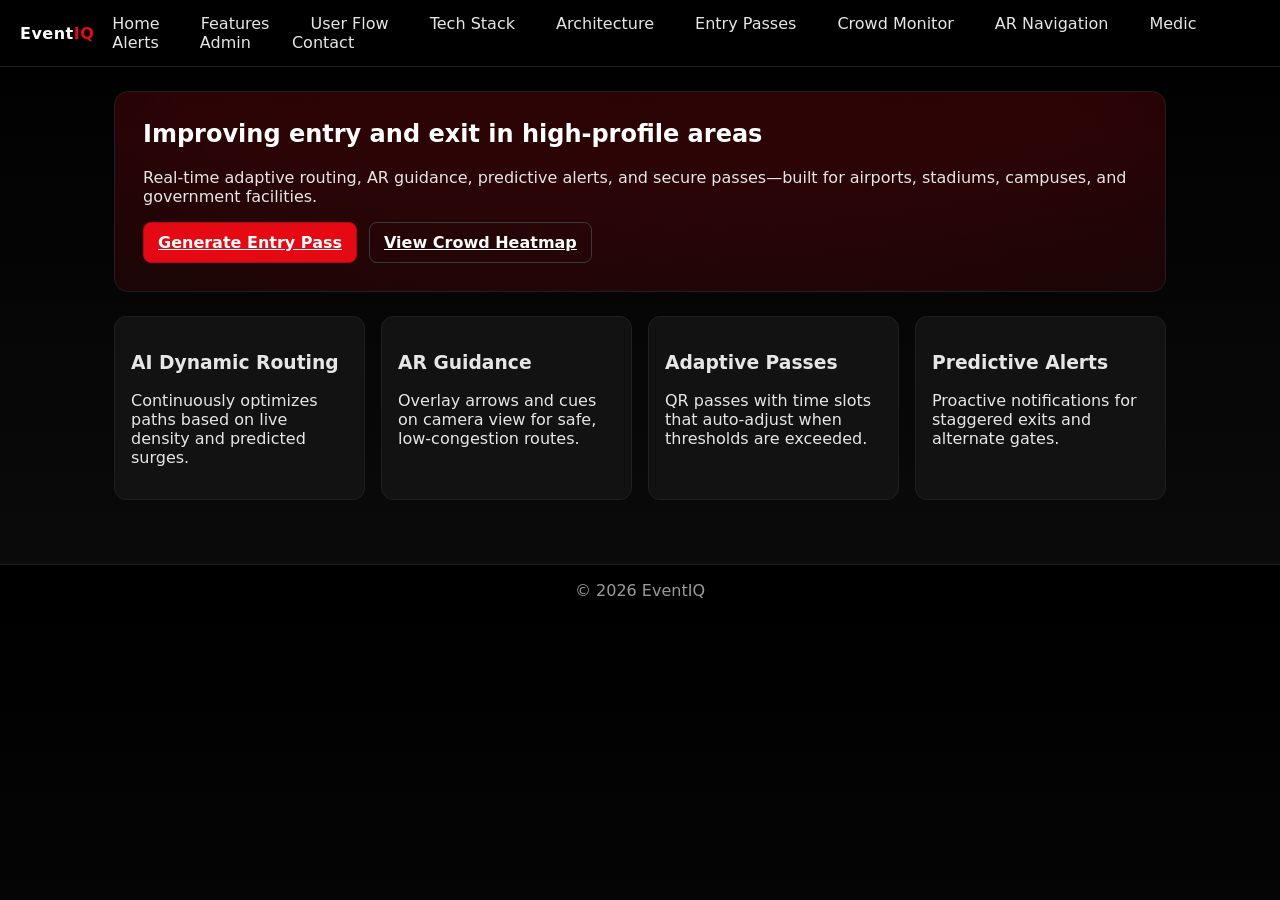
<file: index.html>
<!DOCTYPE html>
<html lang="en">
<head>
  <meta charset="UTF-8" />
  <meta name="viewport" content="width=device-width, initial-scale=1.0"/>
  <title>EventIQ</title>
  <link rel="stylesheet" href="style.css" />
  <script defer src="app.js"></script>
</head>
<body>
  <header class="header">
    <div class="brand"><a href="index.html" style="text-decoration: none;color: var(--white);">Event<span class="accent">IQ</span></a></div>
    <nav class="nav">
      <a href="index.html">Home</a>
      <a href="features.html">Features</a>
      <a href="userflow.html">User Flow</a>
      <a href="techstack.html">Tech Stack</a>
      <a href="architecture.html">Architecture</a>
      <a href="passes.html">Entry Passes</a>
      <a href="monitor.html">Crowd Monitor</a>
      <a href="navigation.html">AR Navigation</a>
      <a href="medic.html">Medic</a>
      <a href="alerts.html">Alerts</a>
      <a href="admin.html">Admin</a>
      <a href="contact.html">Contact</a>
    </nav>
  </header>

  <main class="container">
    <section class="hero">
      <h1>Improving entry and exit in high‑profile areas</h1>
      <p>Real‑time adaptive routing, AR guidance, predictive alerts, and secure passes—built for airports, stadiums, campuses, and government facilities.</p>
      <div class="cta-row">
        <a class="btn btn-primary" href="passes.html">Generate Entry Pass</a>
        <a class="btn btn-outline" href="monitor.html">View Crowd Heatmap</a>
      </div>
    </section>

    <section class="grid">
      <div class="card">
        <h3>AI Dynamic Routing</h3>
        <p>Continuously optimizes paths based on live density and predicted surges.</p>
      </div>
      <div class="card">
        <h3>AR Guidance</h3>
        <p>Overlay arrows and cues on camera view for safe, low‑congestion routes.</p>
      </div>
      <div class="card">
        <h3>Adaptive Passes</h3>
        <p>QR passes with time slots that auto‑adjust when thresholds are exceeded.</p>
      </div>
      <div class="card">
        <h3>Predictive Alerts</h3>
        <p>Proactive notifications for staggered exits and alternate gates.</p>
      </div>
    </section>
  </main>

  <footer class="footer">© 2026 EventIQ</footer>
</body>
</html>
</file>
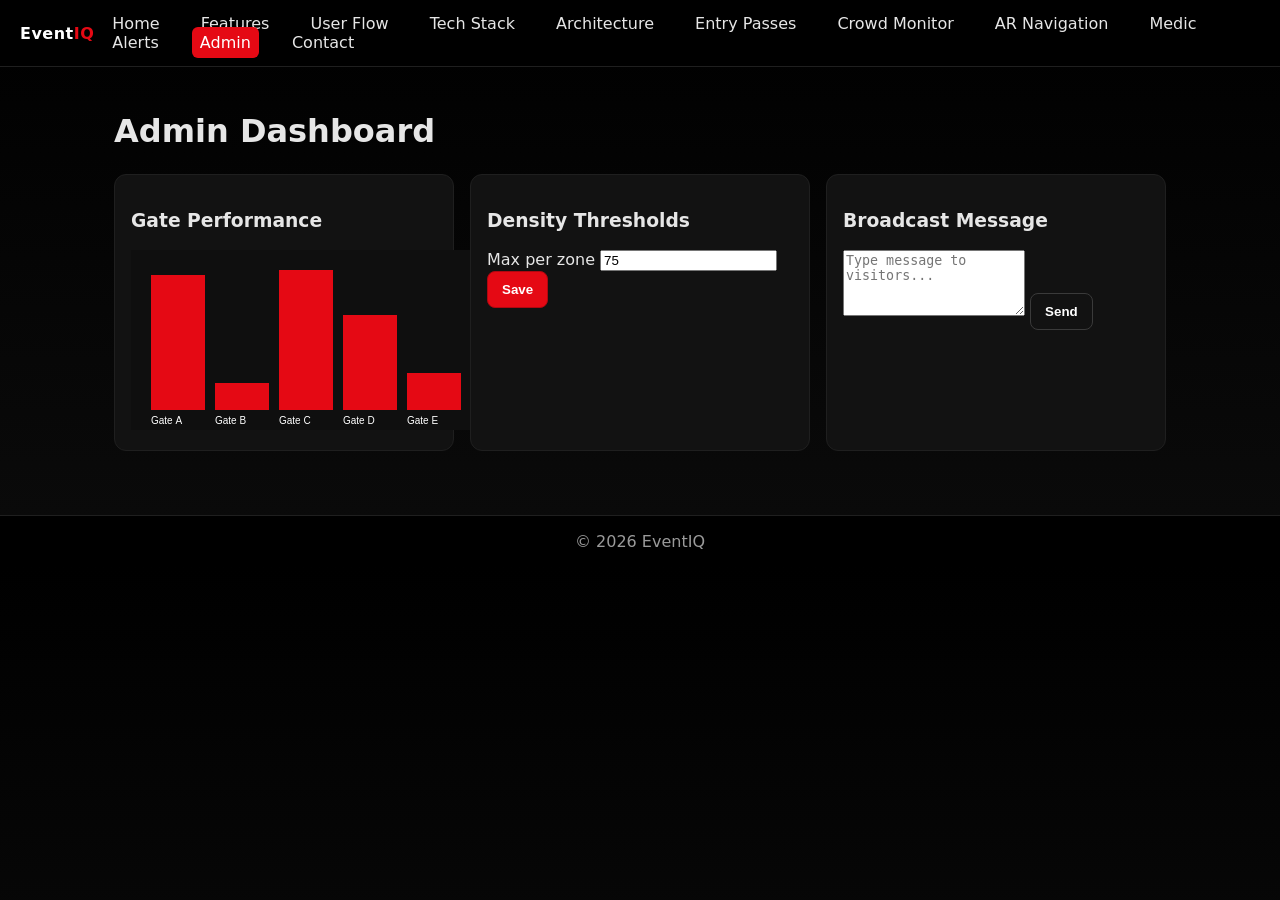
<file: admin.html>
<!DOCTYPE html>
<html lang="en">
<head>
  <meta charset="UTF-8" />
  <title>Admin Dashboard — Eventsafe</title>
  <link rel="stylesheet" href="style.css" />
  <script defer src="app.js"></script>
</head>
<body>
<header class="header">
  <div class="brand"><a href="index.html" style="text-decoration: none;color: var(--white);">Event<span class="accent">IQ</span></a></div>
  <nav class="nav">
    <a href="index.html">Home</a>
    <a href="features.html">Features</a>
    <a href="userflow.html">User Flow</a>
    <a href="techstack.html">Tech Stack</a>
    <a href="architecture.html">Architecture</a>
    <a href="passes.html">Entry Passes</a>
    <a href="monitor.html">Crowd Monitor</a>
    <a href="navigation.html">AR Navigation</a>
    <a href="medic.html">Medic</a>
    <a href="alerts.html">Alerts</a>
    <a class="active" href="admin.html">Admin</a>
    <a href="contact.html">Contact</a>
  </nav>
</header>

<main class="container">
  <h1>Admin Dashboard</h1>
  <div class="grid">
    <div class="card">
      <h3>Gate Performance</h3>
      <canvas id="gateChart" width="360" height="180"></canvas>
    </div>
    <div class="card">
      <h3>Density Thresholds</h3>
      <label>Max per zone
        <input type="number" id="maxZone" value="75" />
      </label>
      <button id="saveThresholds" class="btn btn-primary">Save</button>
      <p id="thresholdStatus" class="status"></p>
    </div>
    <div class="card">
      <h3>Broadcast Message</h3>
      <textarea id="broadcastMsg" rows="4" placeholder="Type message to visitors..."></textarea>
      <button id="sendBroadcast" class="btn btn-outline">Send</button>
      <p id="broadcastStatus" class="status"></p>
    </div>
  </div>
</main>

<footer class="footer">© 2026 EventIQ</footer>
</body>
</html>
</file>
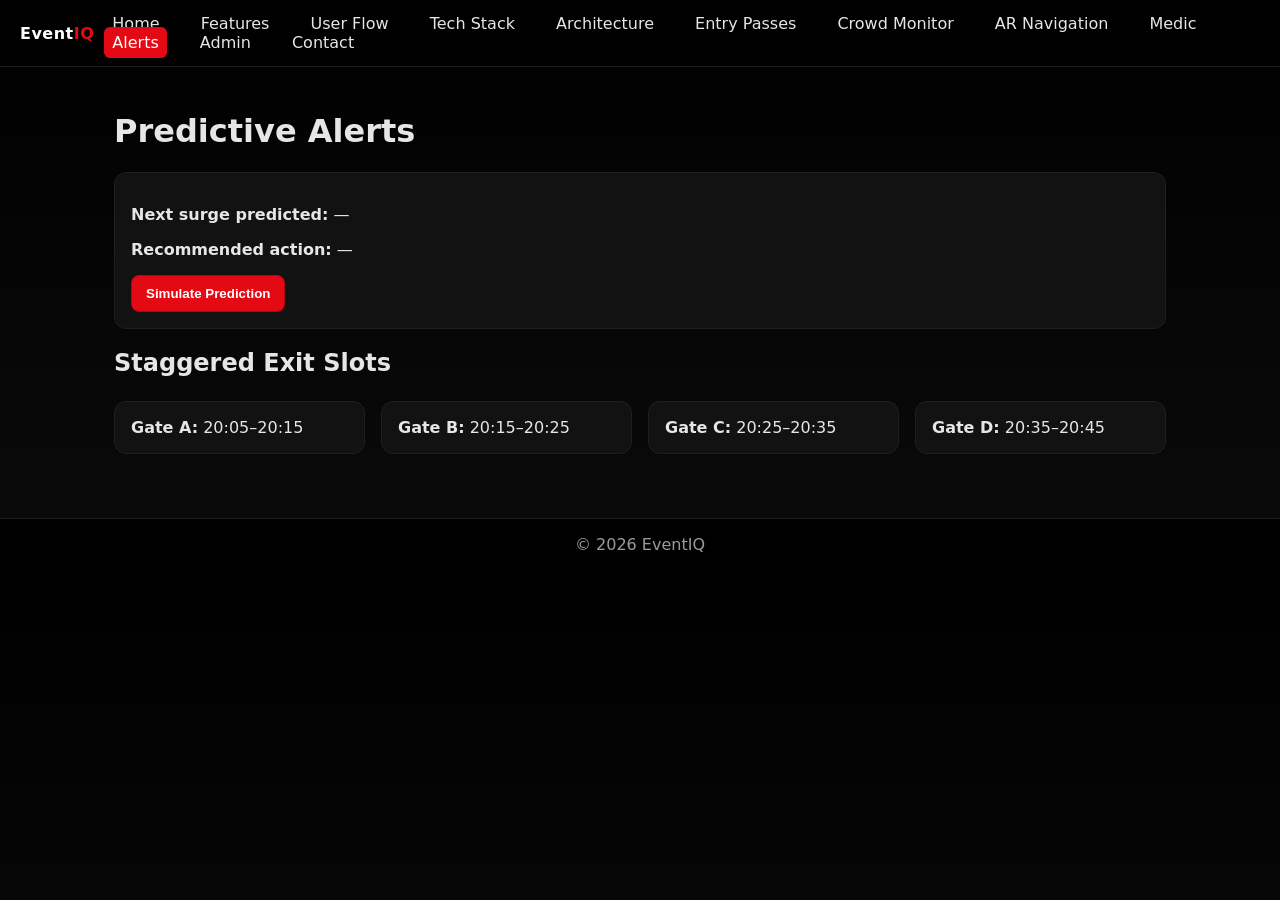
<file: alerts.html>
<!DOCTYPE html>
<html lang="en">
<head>
  <meta charset="UTF-8" />
  <title>Alerts — EventIQ</title>
  <link rel="stylesheet" href="style.css" />
  <script defer src="app.js"></script>
</head>
<body>
<header class="header">
  <div class="brand"><a href="index.html" style="text-decoration: none;color: var(--white);">Event<span class="accent">IQ</span></a></div>
  <nav class="nav">
    <a href="index.html">Home</a>
    <a href="features.html">Features</a>
    <a href="userflow.html">User Flow</a>
    <a href="techstack.html">Tech Stack</a>
    <a href="architecture.html">Architecture</a>
    <a href="passes.html">Entry Passes</a>
    <a href="monitor.html">Crowd Monitor</a>
    <a href="navigation.html">AR Navigation</a>
    <a href="medic.html">Medic</a>
    <a class="active" href="alerts.html">Alerts</a>
    <a href="admin.html">Admin</a>
    <a href="contact.html">Contact</a>
  </nav>
</header>

<main class="container">
  <h1>Predictive Alerts</h1>
  <div class="card">
    <p><strong>Next surge predicted:</strong> <span id="surgeTime">—</span></p>
    <p><strong>Recommended action:</strong> <span id="surgeAction">—</span></p>
    <button id="simulateAlert" class="btn btn-primary">Simulate Prediction</button>
  </div>

  <h2>Staggered Exit Slots</h2>
  <div class="grid">
    <div class="card"><strong>Gate A:</strong> 20:05–20:15</div>
    <div class="card"><strong>Gate B:</strong> 20:15–20:25</div>
    <div class="card"><strong>Gate C:</strong> 20:25–20:35</div>
    <div class="card"><strong>Gate D:</strong> 20:35–20:45</div>
  </div>
</main>

<footer class="footer">© 2026 EventIQ</footer>
</body>
</html>
</file>
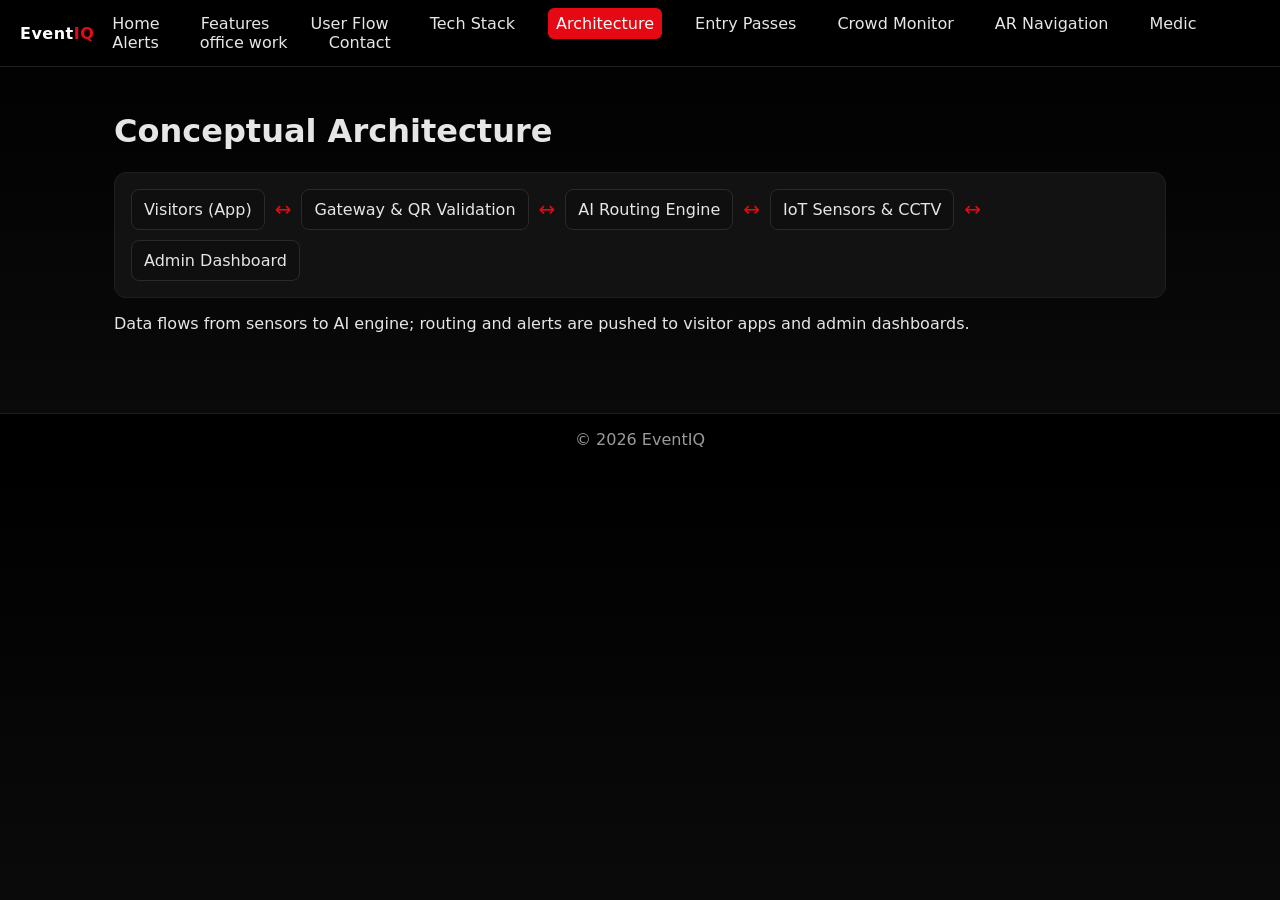
<file: architecture.html>
<!DOCTYPE html>
<html lang="en">
<head>
  <meta charset="UTF-8" />
  <title>Architecture — EventIQ</title>
  <link rel="stylesheet" href="style.css" />
</head>
<body>
<header class="header">
  <div class="brand"><a href="index.html" style="text-decoration: none;color: var(--white);">Event<span class="accent">IQ</span></a></div>
  <nav class="nav">
    <a href="index.html">Home</a>
    <a href="features.html">Features</a>
    <a href="userflow.html">User Flow</a>
    <a href="techstack.html">Tech Stack</a>
    <a class="active" href="architecture.html">Architecture</a>
    <a href="passes.html">Entry Passes</a>
    <a href="monitor.html">Crowd Monitor</a>
    <a href="navigation.html">AR Navigation</a>
    <a href="medic.html">Medic</a>
    <a href="alerts.html">Alerts</a>
    <a href="admin.html">office work</a>
    <a href="contact.html">Contact</a>
  </nav>
</header>

<main class="container">
  <h1>Conceptual Architecture</h1>
  <div class="diagram">
    <div class="node">Visitors (App)</div>
    <div class="arrow">↔</div>
    <div class="node">Gateway & QR Validation</div>
    <div class="arrow">↔</div>
    <div class="node">AI Routing Engine</div>
    <div class="arrow">↔</div>
    <div class="node">IoT Sensors & CCTV</div>
    <div class="arrow">↔</div>
    <div class="node">Admin Dashboard</div>
  </div>
  <p class="muted">Data flows from sensors to AI engine; routing and alerts are pushed to visitor apps and admin dashboards.</p>
</main>

<footer class="footer">© 2026 EventIQ</footer>
</body>
</html>
</file>
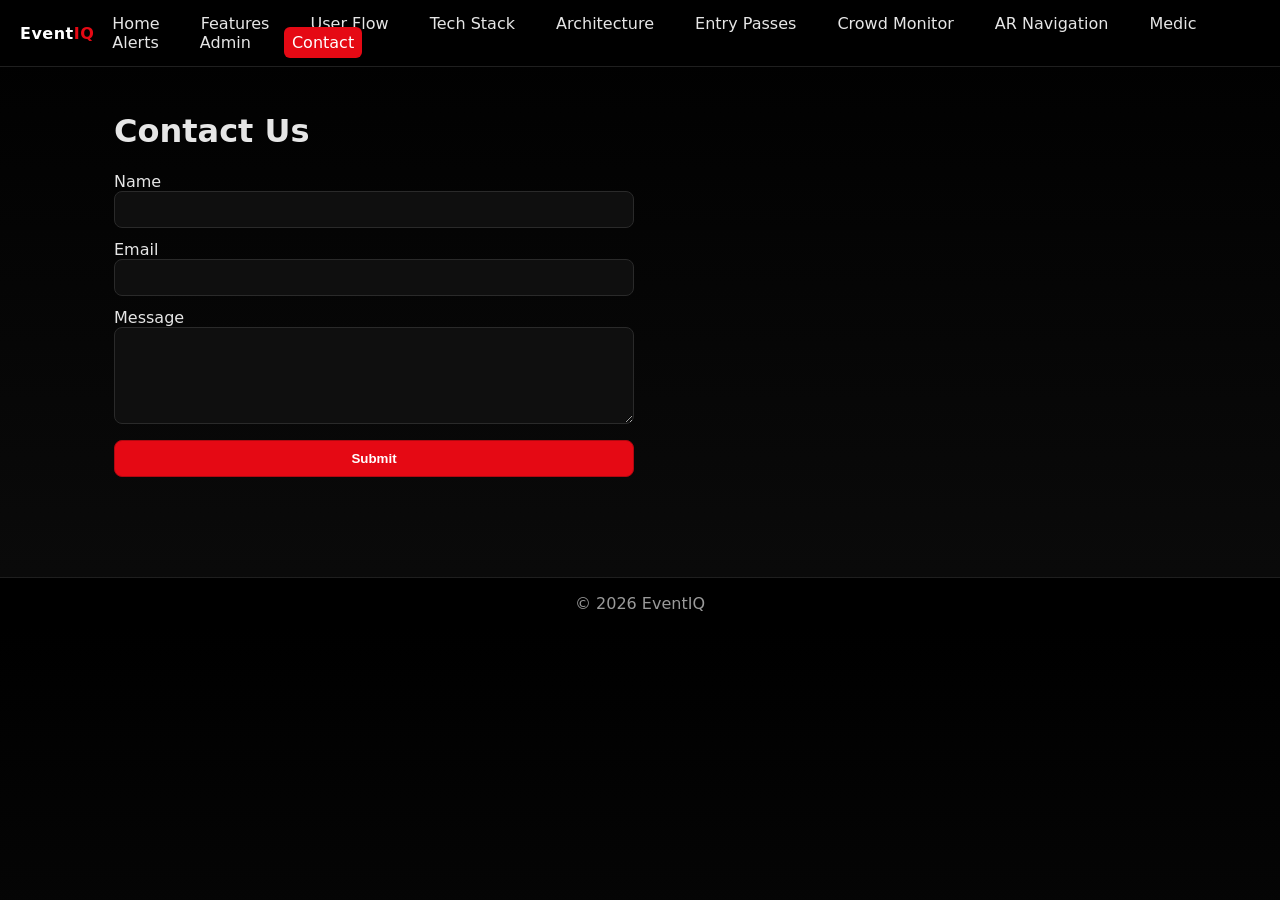
<file: contact.html>
<!DOCTYPE html>
<html lang="en">
<head>
  <meta charset="UTF-8" />
  <title>Contact — EventIQ</title>
  <link rel="stylesheet" href="style.css" />
  <script defer src="app.js"></script>
</head>
<body>
<header class="header">
  <div class="brand"><a href="index.html" style="text-decoration: none;color: var(--white);">Event<span class="accent">IQ</span></a></div>
  <nav class="nav">
    <a href="index.html">Home</a>
    <a href="features.html">Features</a>
    <a href="userflow.html">User Flow</a>
    <a href="techstack.html">Tech Stack</a>
    <a href="architecture.html">Architecture</a>
    <a href="passes.html">Entry Passes</a>
    <a href="monitor.html">Crowd Monitor</a>
    <a href="navigation.html">AR Navigation</a>
    <a href="medic.html">Medic</a>
    <a href="alerts.html">Alerts</a>
    <a href="admin.html">Admin</a>
    <a class="active" href="contact.html">Contact</a>
  </nav>
</header>

<main class="container">
  <h1>Contact Us</h1>
  <form id="contactForm" class="form">
    <label>Name
      <input type="text" name="name" required />
    </label>
    <label>Email
      <input type="email" name="email" required />
    </label>
    <label>Message
      <textarea name="message" rows="5" required></textarea>
    </label>
    <button type="submit" class="btn btn-primary">Submit</button>
    <p id="contactStatus" class="status"></p>
  </form>
</main>

<footer class="footer">© 2026 EventIQ</footer>
</body>
</html>
</file>
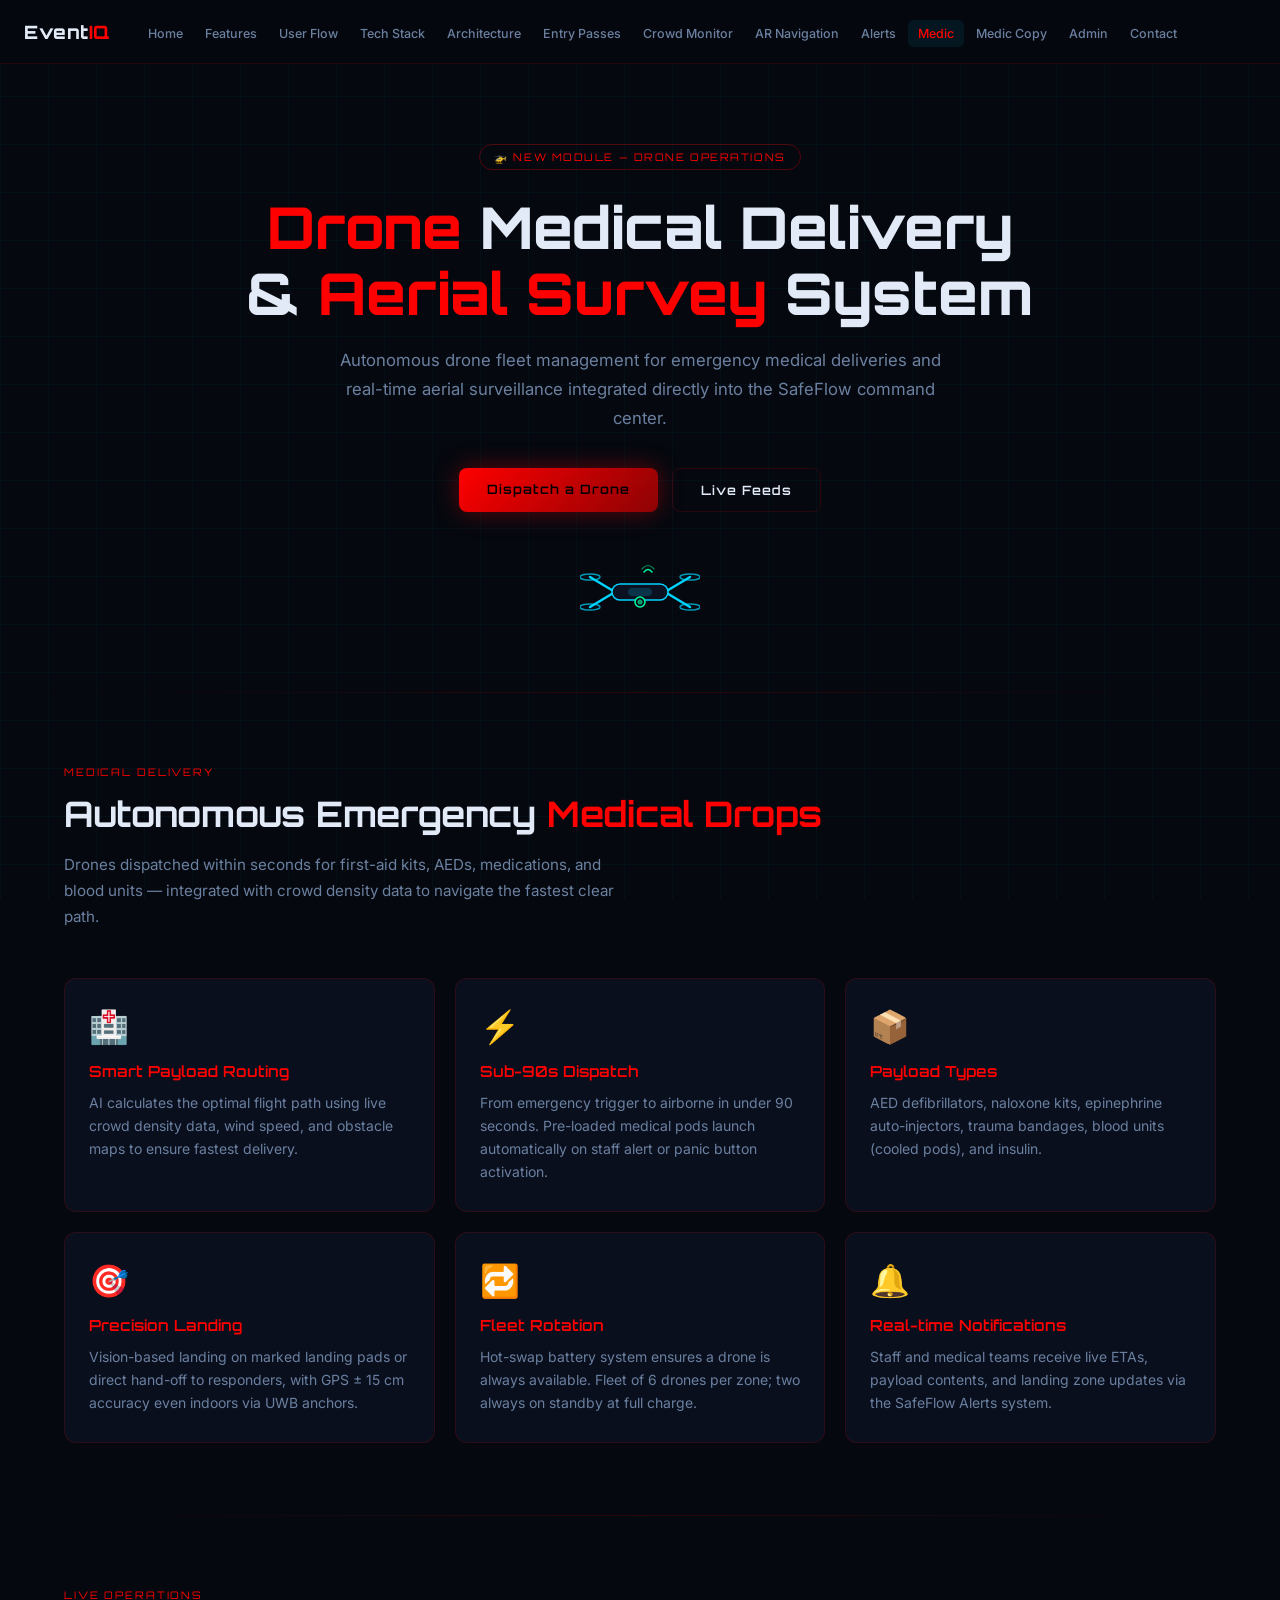
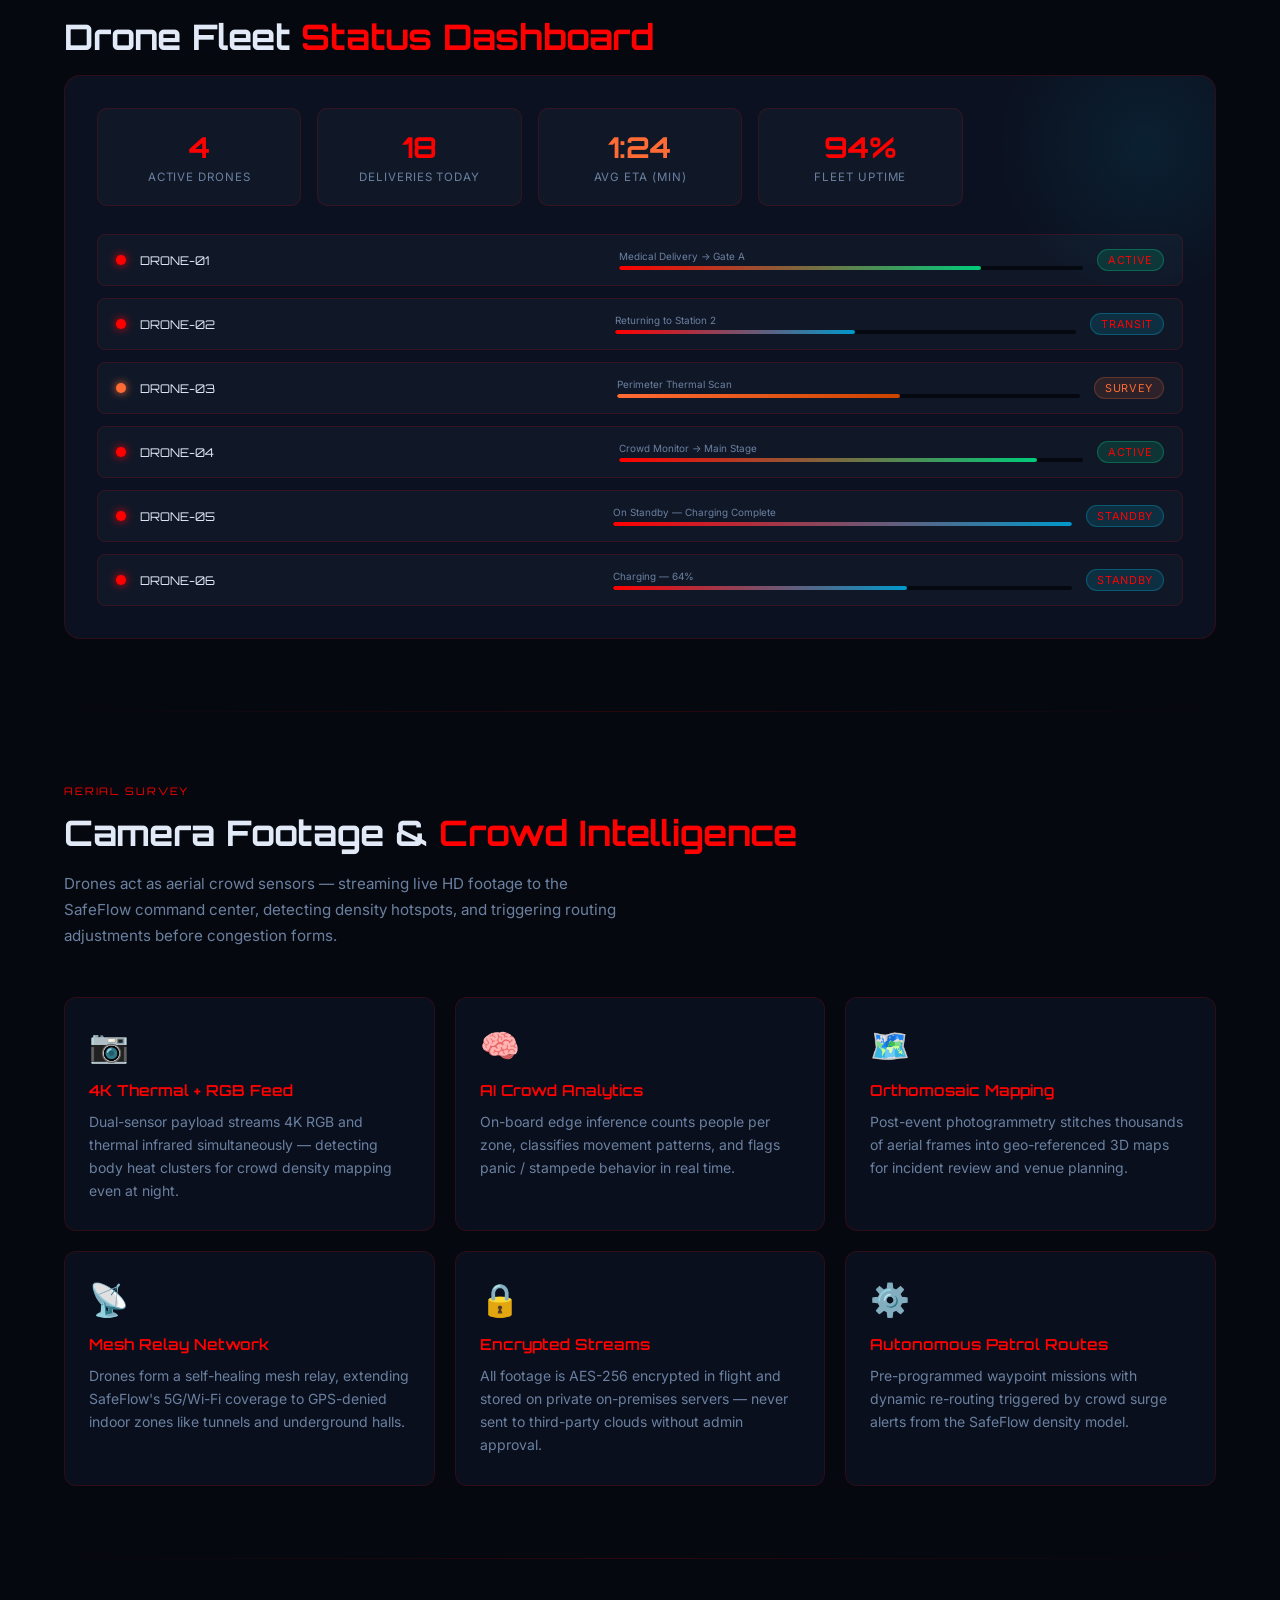
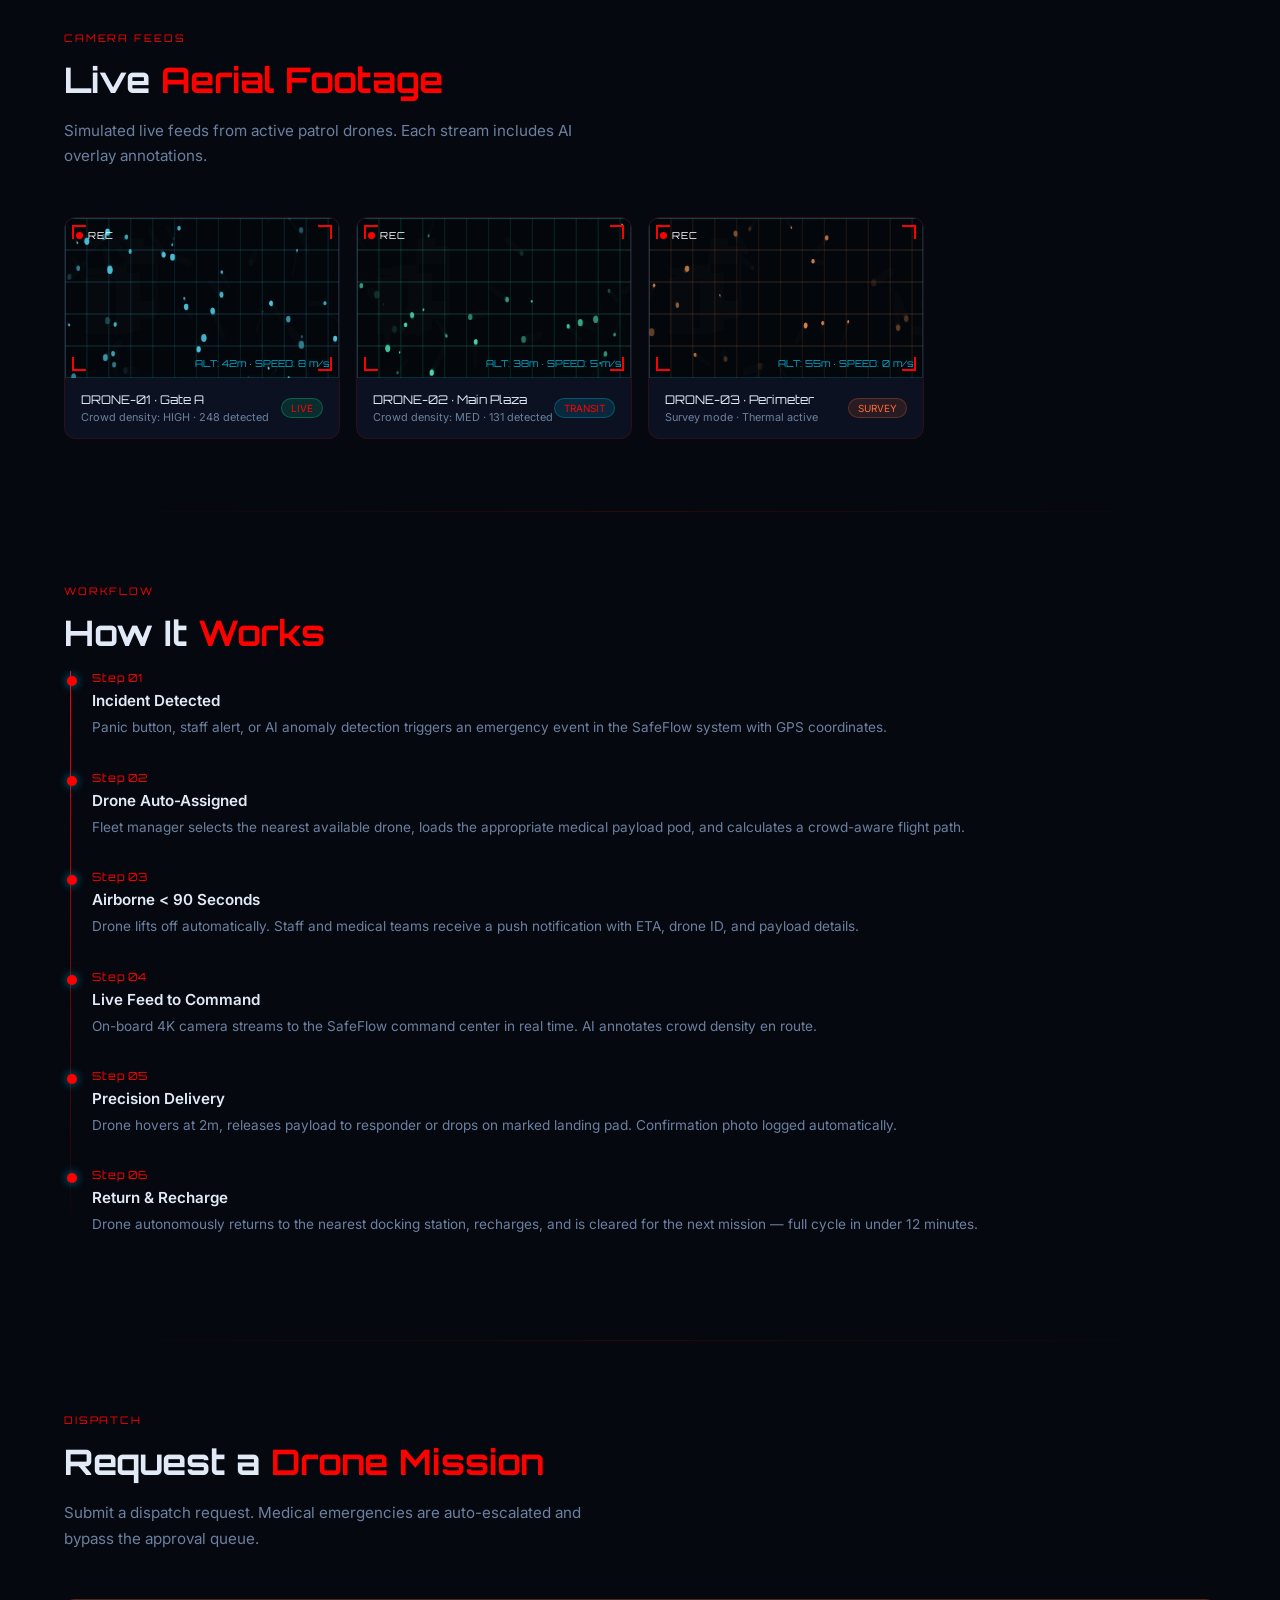
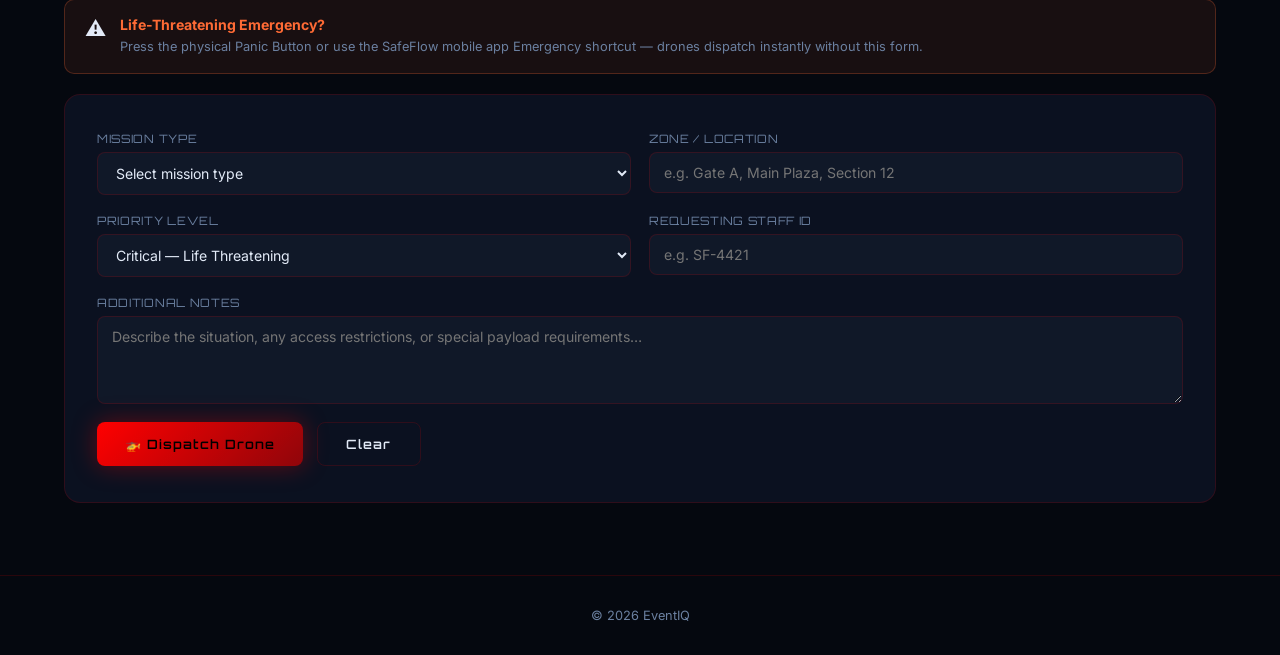
<file: medic copy.html>
<!DOCTYPE html>
<html lang="en">
<head>
  <meta charset="UTF-8" />
  <meta name="viewport" content="width=device-width, initial-scale=1.0" />
  <title>Medical Service — EventIQ</title>
  <link href="https://fonts.googleapis.com/css2?family=Orbitron:wght@400;600;800&family=Inter:wght@300;400;500;600&display=swap" rel="stylesheet" />
  <style>
    /* ── CSS Variables ── */
    :root {
      --bg:        #05080f;
      --bg2:       #0b1120;
      --bg3:       #101828;
      --accent:    #ff0000;
      --accent2:   #ff0000;
      --accent3:   #ff6b35;
      --text:      #e2eaf7;
      --muted:     #6b80a0;
      --border:    rgba(255, 0, 0, 0.15);
      --glow:      0 0 24px rgba(255, 0, 0, 0.35);
      --glow2:     0 0 24px rgba(255, 0, 0, 0.3);
      --card-bg:   rgba(11,17,32,0.85);
      --nav-h:     64px;
      --radius:    12px;
    }

    *, *::before, *::after { box-sizing: border-box; margin: 0; padding: 0; }

    html { scroll-behavior: smooth; }

    body {
      font-family: 'Inter', sans-serif;
      background: var(--bg);
      color: var(--text);
      min-height: 100vh;
      overflow-x: hidden;
    }
    

    /* ── Animated grid background ── */
    body::before {
      content: '';
      position: fixed;
      inset: 0;
      background-image:
        linear-gradient(rgba(0,212,255,0.04) 1px, transparent 1px),
        linear-gradient(90deg, rgba(0,212,255,0.04) 1px, transparent 1px);
      background-size: 48px 48px;
      pointer-events: none;
      z-index: 0;
    }

    /* ── NAV ── */
    nav {
      position: sticky;
      top: 0;
      z-index: 100;
      height: var(--nav-h);
      background: rgba(5,8,15,0.92);
      backdrop-filter: blur(12px);
      border-bottom: 1px solid var(--border);
      display: flex;
      align-items: center;
      padding: 0 24px;
      gap: 0;
    }

    .nav-brand {
      font-family: 'Orbitron', sans-serif;
      font-weight: 800;
      font-size: 1.15rem;
      color: var(--accent);
      text-decoration: none;
      white-space: nowrap;
      margin-right: 28px;
      letter-spacing: 0.03em;
    }
    .nav-brand span { color: var(--text); }

    .nav-links {
      display: flex;
      align-items: center;
      gap: 2px;
      flex-wrap: wrap;
      list-style: none;
    }

    .nav-links a {
      color: var(--muted);
      text-decoration: none;
      font-size: 0.78rem;
      font-weight: 500;
      padding: 6px 10px;
      border-radius: 6px;
      transition: color .2s, background .2s;
      white-space: nowrap;
    }
    .nav-links a:hover,
    .nav-links a.active { color: var(--accent); background: rgba(0,212,255,0.08); }

    /* hamburger */
    .nav-toggle { display: none; background: none; border: none; cursor: pointer; padding: 8px; margin-left: auto; }
    .nav-toggle span {
      display: block; width: 22px; height: 2px;
      background: var(--text); margin: 5px 0;
      transition: transform .3s, opacity .3s;
      border-radius: 2px;
    }

    @media (max-width: 900px) {
      .nav-toggle { display: flex; flex-direction: column; }
      .nav-links {
        display: none; position: absolute;
        top: var(--nav-h); left: 0; right: 0;
        background: rgba(5,8,15,0.97);
        border-bottom: 1px solid var(--border);
        padding: 12px 16px; flex-direction: column; align-items: flex-start; gap: 4px;
      }
      .nav-links.open { display: flex; }
    }

    /* ── HERO ── */
    .hero {
      position: relative;
      z-index: 1;
      padding: 80px 24px 60px;
      text-align: center;
      overflow: hidden;
    }

    .hero-badge {
      display: inline-block;
      font-family: 'Orbitron', sans-serif;
      font-size: 0.65rem;
      letter-spacing: .15em;
      color: var(--accent2);
      border: 1px solid rgba(255, 0, 0, 0.3);
      padding: 5px 14px;
      border-radius: 20px;
      margin-bottom: 24px;
      text-transform: uppercase;
      animation: fadein .8s ease both;
    }

    .hero h1 {
      font-family: 'Orbitron', sans-serif;
      font-weight: 800;
      font-size: clamp(2rem, 5vw, 3.6rem);
      line-height: 1.15;
      margin-bottom: 20px;
      animation: fadein .8s .15s ease both;
    }

    .hero h1 .hi { color: var(--accent); }
    .hero h1 .hg { color: var(--accent2); }

    .hero p {
      font-size: 1.05rem;
      color: var(--muted);
      max-width: 620px;
      margin: 0 auto 36px;
      line-height: 1.7;
      animation: fadein .8s .3s ease both;
    }

    .hero-btns {
      display: flex; gap: 14px; justify-content: center; flex-wrap: wrap;
      animation: fadein .8s .45s ease both;
    }

    .btn-primary {
      font-family: 'Orbitron', sans-serif;
      font-size: .8rem;
      font-weight: 600;
      letter-spacing: .08em;
      padding: 13px 28px;
      border-radius: 8px;
      border: none;
      cursor: pointer;
      background: linear-gradient(135deg, var(--accent), #cc0000af);
      color: #000;
      box-shadow: var(--glow);
      transition: transform .2s, box-shadow .2s;
      text-decoration: none;
    }
    .btn-primary:hover { transform: translateY(-2px); box-shadow: 0 0 36px rgba(255, 0, 0, 0.55); }

    .btn-secondary {
      font-family: 'Orbitron', sans-serif;
      font-size: .8rem;
      font-weight: 600;
      letter-spacing: .08em;
      padding: 13px 28px;
      border-radius: 8px;
      border: 1px solid var(--border);
      cursor: pointer;
      background: transparent;
      color: var(--text);
      transition: border-color .2s, background .2s;
      text-decoration: none;
    }
    .btn-secondary:hover { border-color: var(--accent); background: rgba(0,212,255,.07); }

    /* floating drone SVG */
    .drone-anim {
      width: 120px; height: 80px;
      margin: 40px auto 0;
      position: relative;
      animation: fadein .8s .6s ease both;
    }
    .drone-anim svg { animation: float 4s ease-in-out infinite; }
    @keyframes float {
      0%,100% { transform: translateY(0) rotate(-1deg); }
      50%      { transform: translateY(-14px) rotate(1deg); }
    }

    /* ── SECTION ── */
    section {
      position: relative; z-index: 1;
      padding: 72px 24px;
      max-width: 1200px;
      margin: 0 auto;
    }

    .section-label {
      font-family: 'Orbitron', sans-serif;
      font-size: .65rem;
      letter-spacing: .18em;
      text-transform: uppercase;
      color: var(--accent);
      margin-bottom: 12px;
    }

    .section-title {
      font-family: 'Orbitron', sans-serif;
      font-weight: 700;
      font-size: clamp(1.4rem, 3vw, 2.2rem);
      margin-bottom: 16px;
    }

    .section-sub {
      color: var(--muted);
      font-size: .95rem;
      line-height: 1.7;
      max-width: 560px;
      margin-bottom: 48px;
    }

    /* ── CARDS ── */
    .cards {
      display: grid;
      grid-template-columns: repeat(auto-fill, minmax(280px, 1fr));
      gap: 20px;
    }

    .card {
      background: var(--card-bg);
      border: 1px solid var(--border);
      border-radius: var(--radius);
      padding: 28px 24px;
      position: relative;
      overflow: hidden;
      transition: transform .25s, box-shadow .25s, border-color .25s;
      animation: fadein .6s ease both;
    }
    .card:hover {
      transform: translateY(-4px);
      box-shadow: var(--glow);
      border-color: rgba(255, 0, 0, 0.4);
    }

    .card::before {
      content: '';
      position: absolute;
      top: 0; left: 0; right: 0;
      height: 2px;
      background: linear-gradient(90deg, var(--accent), transparent);
      opacity: 0;
      transition: opacity .3s;
    }
    .card:hover::before { opacity: 1; }

    .card-icon {
      font-size: 2rem;
      margin-bottom: 16px;
      display: block;
    }

    .card h3 {
      font-family: 'Orbitron', sans-serif;
      font-size: .95rem;
      font-weight: 600;
      margin-bottom: 10px;
      color: var(--accent);
    }

    .card p {
      font-size: .875rem;
      color: var(--muted);
      line-height: 1.65;
    }

    /* ── GREEN accent cards ── */
    .card.green { border-color: rgba(255, 0, 0, 0.15); }
    .card.green:hover { box-shadow: var(--glow2); border-color: rgba(255, 0, 0, 0.4); }
    .card.green::before { background: linear-gradient(90deg, var(--accent2), transparent); }
    .card.green h3 { color: var(--accent2); }

    /* ── LIVE DASHBOARD ── */
    .dashboard {
      background: var(--bg2);
      border: 1px solid var(--border);
      border-radius: 16px;
      padding: 32px;
      position: relative;
      overflow: hidden;
    }

    .dashboard::after {
      content: '';
      position: absolute;
      top: -80px; right: -80px;
      width: 300px; height: 300px;
      background: radial-gradient(circle, rgba(0,212,255,.08) 0%, transparent 70%);
      pointer-events: none;
    }

    .dash-grid {
      display: grid;
      grid-template-columns: repeat(auto-fill, minmax(170px, 1fr));
      gap: 16px;
      margin-bottom: 28px;
    }

    .dash-stat {
      background: var(--bg3);
      border: 1px solid var(--border);
      border-radius: 10px;
      padding: 20px 16px;
      text-align: center;
    }

    .dash-stat .val {
      font-family: 'Orbitron', sans-serif;
      font-size: 1.8rem;
      font-weight: 700;
      color: var(--accent);
      display: block;
    }
    .dash-stat.g .val { color: var(--accent2); }
    .dash-stat.o .val { color: var(--accent3); }

    .dash-stat .lbl {
      font-size: .72rem;
      color: var(--muted);
      margin-top: 6px;
      text-transform: uppercase;
      letter-spacing: .08em;
    }

    .status-row {
      display: flex;
      flex-direction: column;
      gap: 12px;
    }

    .status-item {
      display: flex;
      align-items: center;
      gap: 14px;
      background: var(--bg3);
      border: 1px solid var(--border);
      border-radius: 8px;
      padding: 14px 18px;
    }

    .status-dot {
      width: 10px; height: 10px;
      border-radius: 50%;
      flex-shrink: 0;
      box-shadow: 0 0 8px currentColor;
    }
    .dot-green { background: var(--accent2); color: var(--accent2); }
    .dot-blue  { background: var(--accent);  color: var(--accent); }
    .dot-orange{ background: var(--accent3); color: var(--accent3); }

    .status-name {
      font-family: 'Orbitron', sans-serif;
      font-size: .75rem;
      color: var(--text);
      flex: 1;
    }

    .status-badge {
      font-size: .68rem;
      letter-spacing: .06em;
      padding: 3px 10px;
      border-radius: 12px;
    }
    .badge-active   { background: rgba(0,255,157,.12); color: var(--accent2); border: 1px solid rgba(0,255,157,.25); }
    .badge-transit  { background: rgba(0,212,255,.12); color: var(--accent);  border: 1px solid rgba(0,212,255,.25); }
    .badge-survey   { background: rgba(255,107,53,.12); color: var(--accent3); border: 1px solid rgba(255,107,53,.25); }

    .progress-bar-wrap { flex: 1; }
    .progress-bar {
      height: 4px;
      background: var(--bg);
      border-radius: 4px;
      overflow: hidden;
    }
    .progress-bar-fill {
      height: 100%;
      border-radius: 4px;
      transition: width 1.2s ease;
    }
    .fill-green  { background: linear-gradient(90deg, var(--accent2), #00cc7a); }
    .fill-blue   { background: linear-gradient(90deg, var(--accent), #0099cc); }
    .fill-orange { background: linear-gradient(90deg, var(--accent3), #cc4400); }

    /* ── VIDEO FEED GRID ── */
    .feed-grid {
      display: grid;
      grid-template-columns: repeat(auto-fill, minmax(260px, 1fr));
      gap: 16px;
    }

    .feed-card {
      background: var(--bg2);
      border: 1px solid var(--border);
      border-radius: 12px;
      overflow: hidden;
      transition: transform .25s, box-shadow .25s;
    }
    .feed-card:hover { transform: translateY(-3px); box-shadow: 0 0 20px rgba(255, 0, 0, 0.2); }

    .feed-screen {
      position: relative;
      height: 160px;
      background: var(--bg3);
      display: flex; align-items: center; justify-content: center;
      overflow: hidden;
    }

    /* animated scan line */
    .feed-screen::after {
      content: '';
      position: absolute;
      top: -100%;
      left: 0; right: 0;
      height: 2px;
      background: linear-gradient(90deg, transparent, rgba(255, 0, 0, 0.7), transparent);
      animation: scan 3s linear infinite;
    }
    @keyframes scan {
      0%   { top: -2px; }
      100% { top: 100%; }
    }

    .feed-canvas {
      width: 100%; height: 100%;
      display: block;
    }

    .feed-overlay {
      position: absolute;
      inset: 0;
      pointer-events: none;
      border: 1px solid rgba(0,212,255,.2);
    }

    .feed-corner {
      position: absolute;
      width: 14px; height: 14px;
      border-color: var(--accent);
      border-style: solid;
    }
    .feed-corner.tl { top: 6px; left: 6px;   border-width: 2px 0 0 2px; }
    .feed-corner.tr { top: 6px; right: 6px;  border-width: 2px 2px 0 0; }
    .feed-corner.bl { bottom: 6px; left: 6px;  border-width: 0 0 2px 2px; }
    .feed-corner.br { bottom: 6px; right: 6px; border-width: 0 2px 2px 0; }

    .feed-rec {
      position: absolute;
      top: 10px; left: 10px;
      display: flex; align-items: center; gap: 5px;
      font-size: .6rem; letter-spacing: .1em;
      color: #fff;
      font-family: 'Orbitron', sans-serif;
    }
    .rec-dot {
      width: 7px; height: 7px;
      background: #f00;
      border-radius: 50%;
      animation: blink 1s infinite;
    }
    @keyframes blink { 0%,100%{opacity:1} 50%{opacity:0} }

    .feed-info {
      position: absolute;
      bottom: 8px; right: 8px;
      font-size: .6rem;
      color: rgba(0,212,255,.8);
      font-family: 'Orbitron', sans-serif;
      text-align: right;
    }

    .feed-meta {
      padding: 14px 16px;
      display: flex;
      align-items: center;
      justify-content: space-between;
    }

    .feed-title {
      font-family: 'Orbitron', sans-serif;
      font-size: .75rem;
      color: var(--text);
    }
    .feed-sub {
      font-size: .68rem;
      color: var(--muted);
      margin-top: 3px;
    }

    .feed-pill {
      font-size: .62rem;
      padding: 3px 9px;
      border-radius: 20px;
    }

    /* ── TIMELINE ── */
    .timeline {
      position: relative;
      padding-left: 28px;
    }
    .timeline::before {
      content: '';
      position: absolute;
      left: 6px; top: 0; bottom: 0;
      width: 1px;
      background: linear-gradient(to bottom, var(--accent), transparent);
    }

    .tl-item {
      position: relative;
      margin-bottom: 32px;
    }
    .tl-item::before {
      content: '';
      position: absolute;
      left: -25px; top: 5px;
      width: 10px; height: 10px;
      border-radius: 50%;
      background: var(--accent);
      box-shadow: 0 0 10px rgba(0,212,255,.6);
    }

    .tl-label {
      font-family: 'Orbitron', sans-serif;
      font-size: .7rem;
      color: var(--accent);
      letter-spacing: .08em;
      margin-bottom: 6px;
    }

    .tl-title {
      font-weight: 600;
      font-size: .95rem;
      margin-bottom: 6px;
    }

    .tl-desc {
      font-size: .85rem;
      color: var(--muted);
      line-height: 1.65;
    }

    /* ── DISPATCH FORM ── */
    .dispatch-form {
      background: var(--bg2);
      border: 1px solid var(--border);
      border-radius: 16px;
      padding: 36px 32px;
    }

    .form-grid {
      display: grid;
      grid-template-columns: 1fr 1fr;
      gap: 18px;
      margin-bottom: 18px;
    }

    @media (max-width: 600px) { .form-grid { grid-template-columns: 1fr; } }

    .form-group { display: flex; flex-direction: column; gap: 6px; }
    .form-group.full { grid-column: 1 / -1; }

    label {
      font-size: .72rem;
      font-family: 'Orbitron', sans-serif;
      letter-spacing: .06em;
      color: var(--muted);
      text-transform: uppercase;
    }

    input, select, textarea {
      background: var(--bg3);
      border: 1px solid var(--border);
      border-radius: 8px;
      padding: 11px 14px;
      color: var(--text);
      font-family: 'Inter', sans-serif;
      font-size: .88rem;
      outline: none;
      transition: border-color .2s, box-shadow .2s;
      width: 100%;
    }
    input:focus, select:focus, textarea:focus {
      border-color: var(--accent);
      box-shadow: 0 0 0 3px rgba(0,212,255,.1);
    }
    select option { background: var(--bg2); }
    textarea { resize: vertical; min-height: 88px; }

    .form-submit {
      display: flex; gap: 14px; flex-wrap: wrap; margin-top: 8px;
    }

    /* ── ALERT BANNER ── */
    .alert-banner {
      background: rgba(255,107,53,.08);
      border: 1px solid rgba(255,107,53,.25);
      border-radius: 10px;
      padding: 16px 20px;
      display: flex;
      align-items: flex-start;
      gap: 14px;
      margin-bottom: 20px;
    }
    .alert-icon { font-size: 1.3rem; flex-shrink: 0; }
    .alert-text h4 { font-size: .88rem; color: var(--accent3); margin-bottom: 4px; }
    .alert-text p  { font-size: .8rem; color: var(--muted); line-height: 1.5; }

    /* ── FOOTER ── */
    footer {
      position: relative; z-index: 1;
      text-align: center;
      padding: 32px 24px;
      border-top: 1px solid var(--border);
      color: var(--muted);
      font-size: .8rem;
    }

    /* ── ANIMATIONS ── */
    @keyframes fadein {
      from { opacity: 0; transform: translateY(16px); }
      to   { opacity: 1; transform: translateY(0); }
    }

    .reveal {
      opacity: 0;
      transform: translateY(20px);
      transition: opacity .6s ease, transform .6s ease;
    }
    .reveal.visible {
      opacity: 1;
      transform: translateY(0);
    }

    /* delay helpers */
    .d1 { transition-delay: .1s; }
    .d2 { transition-delay: .2s; }
    .d3 { transition-delay: .3s; }
    .d4 { transition-delay: .4s; }
    .d5 { transition-delay: .5s; }

    /* ── DIVIDER ── */
    .divider {
      position: relative; z-index: 1;
      height: 1px;
      background: linear-gradient(90deg, transparent, var(--border), transparent);
      margin: 0 24px;
    }
  </style>
</head>
<body>

<!-- ── NAV ── -->
<nav>
  <a class="nav-brand" href="index.html"><span>Event</span>IQ</a>
  <ul class="nav-links" id="navLinks">
    <li><a href="index.html">Home</a></li>
    <li><a href="features.html">Features</a></li>
    <li><a href="userflow.html">User Flow</a></li>
    <li><a href="techstack.html">Tech Stack</a></li>
    <li><a href="architecture.html">Architecture</a></li>
    <li><a href="passes.html">Entry Passes</a></li>
    <li><a href="monitor.html">Crowd Monitor</a></li>
    <li><a href="navigation.html">AR Navigation</a></li>
    <li><a href="alerts.html">Alerts</a></li>
    <li><a href="medic.html" class="active">Medic</a></li>
    <li><a href="medic copy.html">Medic Copy</a></li>
    <li><a href="admin.html">Admin</a></li>
    <li><a href="contact.html">Contact</a></li>
  </ul>
  <button class="nav-toggle" id="navToggle" aria-label="Menu">
    <span></span><span></span><span></span>
  </button>
</nav>

<!-- ── HERO ── -->
<div class="hero">
  <span class="hero-badge">🚁 New Module — Drone Operations</span>
  <h1>
    <span class="hi">Drone</span> Medical Delivery<br/>
    &amp; <span class="hg">Aerial Survey</span> System
  </h1>
  <p>Autonomous drone fleet management for emergency medical deliveries and real-time aerial surveillance integrated directly into the SafeFlow command center.</p>
  <div class="hero-btns">
    <a href="#dispatch" class="btn-primary">Dispatch a Drone</a>
    <a href="#feeds" class="btn-secondary">Live Feeds</a>
  </div>

  <!-- Drone SVG illustration -->
  <div class="drone-anim">
    <svg viewBox="0 0 120 80" width="120" height="80" xmlns="http://www.w3.org/2000/svg">
      <!-- arms -->
      <line x1="35" y1="40" x2="10" y2="25" stroke="#00d4ff" stroke-width="2.5" stroke-linecap="round"/>
      <line x1="85" y1="40" x2="110" y2="25" stroke="#00d4ff" stroke-width="2.5" stroke-linecap="round"/>
      <line x1="35" y1="40" x2="10" y2="55" stroke="#00d4ff" stroke-width="2.5" stroke-linecap="round"/>
      <line x1="85" y1="40" x2="110" y2="55" stroke="#00d4ff" stroke-width="2.5" stroke-linecap="round"/>
      <!-- body -->
      <rect x="32" y="32" width="56" height="16" rx="8" fill="#0b1120" stroke="#00d4ff" stroke-width="1.5"/>
      <rect x="48" y="36" width="24" height="8" rx="4" fill="#00d4ff" opacity=".18"/>
      <!-- camera -->
      <circle cx="60" cy="50" r="5" fill="#0b1120" stroke="#00ff9d" stroke-width="1.5"/>
      <circle cx="60" cy="50" r="2.5" fill="#00ff9d" opacity=".6"/>
      <!-- rotors -->
      <ellipse cx="10" cy="25" rx="10" ry="3" fill="none" stroke="#00d4ff" stroke-width="1.5" opacity=".7"/>
      <ellipse cx="110" cy="25" rx="10" ry="3" fill="none" stroke="#00d4ff" stroke-width="1.5" opacity=".7"/>
      <ellipse cx="10" cy="55" rx="10" ry="3" fill="none" stroke="#00d4ff" stroke-width="1.5" opacity=".7"/>
      <ellipse cx="110" cy="55" rx="10" ry="3" fill="none" stroke="#00d4ff" stroke-width="1.5" opacity=".7"/>
      <!-- signal -->
      <path d="M64 20 Q68 15 72 20" stroke="#00ff9d" stroke-width="1.5" fill="none" stroke-linecap="round"/>
      <path d="M62 17 Q68 10 74 17" stroke="#00ff9d" stroke-width="1.2" fill="none" stroke-linecap="round" opacity=".5"/>
    </svg>
  </div>
</div>

<div class="divider"></div>

<!-- ── MEDICAL DELIVERY ── -->
<section>
  <p class="section-label reveal">Medical Delivery</p>
  <h2 class="section-title reveal d1">Autonomous Emergency <span style="color:var(--accent)">Medical Drops</span></h2>
  <p class="section-sub reveal d2">Drones dispatched within seconds for first-aid kits, AEDs, medications, and blood units — integrated with crowd density data to navigate the fastest clear path.</p>

  <div class="cards">
    <div class="card reveal d1">
      <span class="card-icon">🏥</span>
      <h3>Smart Payload Routing</h3>
      <p>AI calculates the optimal flight path using live crowd density data, wind speed, and obstacle maps to ensure fastest delivery.</p>
    </div>
    <div class="card reveal d2">
      <span class="card-icon">⚡</span>
      <h3>Sub-90s Dispatch</h3>
      <p>From emergency trigger to airborne in under 90 seconds. Pre-loaded medical pods launch automatically on staff alert or panic button activation.</p>
    </div>
    <div class="card reveal d3">
      <span class="card-icon">📦</span>
      <h3>Payload Types</h3>
      <p>AED defibrillators, naloxone kits, epinephrine auto-injectors, trauma bandages, blood units (cooled pods), and insulin.</p>
    </div>
    <div class="card reveal d4">
      <span class="card-icon">🎯</span>
      <h3>Precision Landing</h3>
      <p>Vision-based landing on marked landing pads or direct hand-off to responders, with GPS ± 15 cm accuracy even indoors via UWB anchors.</p>
    </div>
    <div class="card reveal d5">
      <span class="card-icon">🔁</span>
      <h3>Fleet Rotation</h3>
      <p>Hot-swap battery system ensures a drone is always available. Fleet of 6 drones per zone; two always on standby at full charge.</p>
    </div>
    <div class="card reveal">
      <span class="card-icon">🔔</span>
      <h3>Real-time Notifications</h3>
      <p>Staff and medical teams receive live ETAs, payload contents, and landing zone updates via the SafeFlow Alerts system.</p>
    </div>
  </div>
</section>

<div class="divider"></div>

<!-- ── LIVE DASHBOARD ── -->
<section>
  <p class="section-label reveal">Live Operations</p>
  <h2 class="section-title reveal d1">Drone Fleet <span style="color:var(--accent2)">Status Dashboard</span></h2>

  <div class="dashboard reveal d2">
    <div class="dash-grid">
      <div class="dash-stat">
        <span class="val" id="dActive">4</span>
        <span class="lbl">Active Drones</span>
      </div>
      <div class="dash-stat g">
        <span class="val" id="dDeliveries">18</span>
        <span class="lbl">Deliveries Today</span>
      </div>
      <div class="dash-stat o">
        <span class="val" id="dEta">1:24</span>
        <span class="lbl">Avg ETA (min)</span>
      </div>
      <div class="dash-stat">
        <span class="val" id="dCoverage">94%</span>
        <span class="lbl">Fleet Uptime</span>
      </div>
    </div>

    <div class="status-row" id="droneList">
      <!-- filled by JS -->
    </div>
  </div>
</section>

<div class="divider"></div>

<!-- ── SURVEY ── -->
<section>
  <p class="section-label reveal">Aerial Survey</p>
  <h2 class="section-title reveal d1">Camera Footage &amp; <span style="color:var(--accent)">Crowd Intelligence</span></h2>
  <p class="section-sub reveal d2">Drones act as aerial crowd sensors — streaming live HD footage to the SafeFlow command center, detecting density hotspots, and triggering routing adjustments before congestion forms.</p>

  <div class="cards">
    <div class="card green reveal d1">
      <span class="card-icon">📷</span>
      <h3>4K Thermal + RGB Feed</h3>
      <p>Dual-sensor payload streams 4K RGB and thermal infrared simultaneously — detecting body heat clusters for crowd density mapping even at night.</p>
    </div>
    <div class="card green reveal d2">
      <span class="card-icon">🧠</span>
      <h3>AI Crowd Analytics</h3>
      <p>On-board edge inference counts people per zone, classifies movement patterns, and flags panic / stampede behavior in real time.</p>
    </div>
    <div class="card green reveal d3">
      <span class="card-icon">🗺️</span>
      <h3>Orthomosaic Mapping</h3>
      <p>Post-event photogrammetry stitches thousands of aerial frames into geo-referenced 3D maps for incident review and venue planning.</p>
    </div>
    <div class="card green reveal d4">
      <span class="card-icon">📡</span>
      <h3>Mesh Relay Network</span></h3>
      <p>Drones form a self-healing mesh relay, extending SafeFlow's 5G/Wi-Fi coverage to GPS-denied indoor zones like tunnels and underground halls.</p>
    </div>
    <div class="card green reveal d5">
      <span class="card-icon">🔒</span>
      <h3>Encrypted Streams</h3>
      <p>All footage is AES-256 encrypted in flight and stored on private on-premises servers — never sent to third-party clouds without admin approval.</p>
    </div>
    <div class="card green reveal">
      <span class="card-icon">⚙️</span>
      <h3>Autonomous Patrol Routes</h3>
      <p>Pre-programmed waypoint missions with dynamic re-routing triggered by crowd surge alerts from the SafeFlow density model.</p>
    </div>
  </div>
</section>

<div class="divider"></div>

<!-- ── LIVE FEEDS ── -->
<section id="feeds">
  <p class="section-label reveal">Camera Feeds</p>
  <h2 class="section-title reveal d1">Live <span style="color:var(--accent)">Aerial Footage</span></h2>
  <p class="section-sub reveal d2">Simulated live feeds from active patrol drones. Each stream includes AI overlay annotations.</p>

  <div class="feed-grid reveal d2">
    <div class="feed-card">
      <div class="feed-screen">
        <canvas class="feed-canvas" id="feed1" width="400" height="160"></canvas>
        <div class="feed-overlay">
          <div class="feed-corner tl"></div><div class="feed-corner tr"></div>
          <div class="feed-corner bl"></div><div class="feed-corner br"></div>
          <div class="feed-rec"><span class="rec-dot"></span>REC</div>
          <div class="feed-info" id="feed1info">ALT: 42m · SPEED: 8 m/s</div>
        </div>
      </div>
      <div class="feed-meta">
        <div><div class="feed-title">DRONE-01 · Gate A</div><div class="feed-sub">Crowd density: HIGH · 248 detected</div></div>
        <span class="feed-pill badge-active">LIVE</span>
      </div>
    </div>

    <div class="feed-card">
      <div class="feed-screen">
        <canvas class="feed-canvas" id="feed2" width="400" height="160"></canvas>
        <div class="feed-overlay">
          <div class="feed-corner tl"></div><div class="feed-corner tr"></div>
          <div class="feed-corner bl"></div><div class="feed-corner br"></div>
          <div class="feed-rec"><span class="rec-dot"></span>REC</div>
          <div class="feed-info" id="feed2info">ALT: 38m · SPEED: 5 m/s</div>
        </div>
      </div>
      <div class="feed-meta">
        <div><div class="feed-title">DRONE-02 · Main Plaza</div><div class="feed-sub">Crowd density: MED · 131 detected</div></div>
        <span class="feed-pill badge-transit">TRANSIT</span>
      </div>
    </div>

    <div class="feed-card">
      <div class="feed-screen">
        <canvas class="feed-canvas" id="feed3" width="400" height="160"></canvas>
        <div class="feed-overlay">
          <div class="feed-corner tl"></div><div class="feed-corner tr"></div>
          <div class="feed-corner bl"></div><div class="feed-corner br"></div>
          <div class="feed-rec"><span class="rec-dot"></span>REC</div>
          <div class="feed-info" id="feed3info">ALT: 55m · SPEED: 0 m/s</div>
        </div>
      </div>
      <div class="feed-meta">
        <div><div class="feed-title">DRONE-03 · Perimeter</div><div class="feed-sub">Survey mode · Thermal active</div></div>
        <span class="feed-pill badge-survey">SURVEY</span>
      </div>
    </div>
  </div>
</section>

<div class="divider"></div>

<!-- ── WORKFLOW ── -->
<section>
  <p class="section-label reveal">Workflow</p>
  <h2 class="section-title reveal d1">How It <span style="color:var(--accent2)">Works</span></h2>

  <div class="timeline reveal d2">
    <div class="tl-item">
      <div class="tl-label">Step 01</div>
      <div class="tl-title">Incident Detected</div>
      <div class="tl-desc">Panic button, staff alert, or AI anomaly detection triggers an emergency event in the SafeFlow system with GPS coordinates.</div>
    </div>
    <div class="tl-item">
      <div class="tl-label">Step 02</div>
      <div class="tl-title">Drone Auto-Assigned</div>
      <div class="tl-desc">Fleet manager selects the nearest available drone, loads the appropriate medical payload pod, and calculates a crowd-aware flight path.</div>
    </div>
    <div class="tl-item">
      <div class="tl-label">Step 03</div>
      <div class="tl-title">Airborne &lt; 90 Seconds</div>
      <div class="tl-desc">Drone lifts off automatically. Staff and medical teams receive a push notification with ETA, drone ID, and payload details.</div>
    </div>
    <div class="tl-item">
      <div class="tl-label">Step 04</div>
      <div class="tl-title">Live Feed to Command</div>
      <div class="tl-desc">On-board 4K camera streams to the SafeFlow command center in real time. AI annotates crowd density en route.</div>
    </div>
    <div class="tl-item">
      <div class="tl-label">Step 05</div>
      <div class="tl-title">Precision Delivery</div>
      <div class="tl-desc">Drone hovers at 2m, releases payload to responder or drops on marked landing pad. Confirmation photo logged automatically.</div>
    </div>
    <div class="tl-item">
      <div class="tl-label">Step 06</div>
      <div class="tl-title">Return &amp; Recharge</div>
      <div class="tl-desc">Drone autonomously returns to the nearest docking station, recharges, and is cleared for the next mission — full cycle in under 12 minutes.</div>
    </div>
  </div>
</section>

<div class="divider"></div>

<!-- ── DISPATCH FORM ── -->
<section id="dispatch">
  <p class="section-label reveal">Dispatch</p>
  <h2 class="section-title reveal d1">Request a <span style="color:var(--accent)">Drone Mission</span></h2>
  <p class="section-sub reveal d2">Submit a dispatch request. Medical emergencies are auto-escalated and bypass the approval queue.</p>

  <div class="alert-banner reveal d2">
    <span class="alert-icon">⚠️</span>
    <div class="alert-text">
      <h4>Life-Threatening Emergency?</h4>
      <p>Press the physical Panic Button or use the SafeFlow mobile app Emergency shortcut — drones dispatch instantly without this form.</p>
    </div>
  </div>

  <div class="dispatch-form reveal d3">
    <div class="form-grid">
      <div class="form-group">
        <label for="missionType">Mission Type</label>
        <select id="missionType">
          <option value="">Select mission type</option>
          <option>Medical Delivery — AED</option>
          <option>Medical Delivery — First Aid Kit</option>
          <option>Medical Delivery — Medication</option>
          <option>Medical Delivery — Blood Unit</option>
          <option>Aerial Survey — Crowd Monitoring</option>
          <option>Aerial Survey — Perimeter Check</option>
          <option>Aerial Survey — Thermal Scan</option>
          <option>Search &amp; Locate</option>
        </select>
      </div>
      <div class="form-group">
        <label for="zone">Zone / Location</label>
        <input id="zone" type="text" placeholder="e.g. Gate A, Main Plaza, Section 12" />
      </div>
      <div class="form-group">
        <label for="priority">Priority Level</label>
        <select id="priority">
          <option>Critical — Life Threatening</option>
          <option>High — Urgent Medical</option>
          <option>Medium — Scheduled Survey</option>
          <option>Low — Routine Patrol</option>
        </select>
      </div>
      <div class="form-group">
        <label for="staffId">Requesting Staff ID</label>
        <input id="staffId" type="text" placeholder="e.g. SF-4421" />
      </div>
      <div class="form-group full">
        <label for="notes">Additional Notes</label>
        <textarea id="notes" placeholder="Describe the situation, any access restrictions, or special payload requirements…"></textarea>
      </div>
    </div>
    <div class="form-submit">
      <button class="btn-primary" onclick="dispatchDrone()">🚁 Dispatch Drone</button>
      <button class="btn-secondary" onclick="clearForm()">Clear</button>
    </div>
    <div id="dispatchMsg" style="margin-top:16px;font-size:.85rem;display:none;"></div>
  </div>
</section>

<!-- ── FOOTER ── -->
<footer>© 2026 EventIQ</footer>

<script>
  // ── NAV TOGGLE ──
  document.getElementById('navToggle').addEventListener('click', () => {
    document.getElementById('navLinks').classList.toggle('open');
  });

  // ── SCROLL REVEAL ──
  const observer = new IntersectionObserver((entries) => {
    entries.forEach(e => { if (e.isIntersecting) e.target.classList.add('visible'); });
  }, { threshold: 0.12 });
  document.querySelectorAll('.reveal').forEach(el => observer.observe(el));

  // ── DRONE STATUS DATA ──
  const drones = [
    { id: 'DRONE-01', status: 'active',   label: 'badge-active',  fillClass: 'fill-green',  pct: 78, task: 'Medical Delivery → Gate A',      dotClass: 'dot-green'  },
    { id: 'DRONE-02', status: 'transit',  label: 'badge-transit', fillClass: 'fill-blue',   pct: 52, task: 'Returning to Station 2',          dotClass: 'dot-blue'   },
    { id: 'DRONE-03', status: 'survey',   label: 'badge-survey',  fillClass: 'fill-orange', pct: 61, task: 'Perimeter Thermal Scan',           dotClass: 'dot-orange' },
    { id: 'DRONE-04', status: 'active',   label: 'badge-active',  fillClass: 'fill-green',  pct: 90, task: 'Crowd Monitor → Main Stage',       dotClass: 'dot-green'  },
    { id: 'DRONE-05', status: 'standby',  label: 'badge-transit', fillClass: 'fill-blue',   pct: 100, task: 'On Standby — Charging Complete',  dotClass: 'dot-blue'   },
    { id: 'DRONE-06', status: 'standby',  label: 'badge-transit', fillClass: 'fill-blue',   pct: 64, task: 'Charging — 64%',                   dotClass: 'dot-blue'   },
  ];

  const droneList = document.getElementById('droneList');
  drones.forEach(d => {
    droneList.innerHTML += `
      <div class="status-item">
        <span class="status-dot ${d.dotClass}"></span>
        <span class="status-name">${d.id}</span>
        <div class="progress-bar-wrap">
          <div style="font-size:.62rem;color:var(--muted);margin-bottom:4px;">${d.task}</div>
          <div class="progress-bar"><div class="progress-bar-fill ${d.fillClass}" style="width:${d.pct}%"></div></div>
        </div>
        <span class="status-badge ${d.label}">${d.status.toUpperCase()}</span>
      </div>`;
  });

  // ── COUNTER ANIMATION ──
  function animateCount(el, target, suffix='') {
    let start = 0, dur = 1200, step = 16;
    const inc = target / (dur / step);
    const timer = setInterval(() => {
      start = Math.min(start + inc, target);
      el.textContent = (Number.isInteger(target) ? Math.floor(start) : start.toFixed(1)) + suffix;
      if (start >= target) clearInterval(timer);
    }, step);
  }
  setTimeout(() => {
    animateCount(document.getElementById('dActive'), 4);
    animateCount(document.getElementById('dDeliveries'), 18);
    animateCount(document.getElementById('dCoverage'), 94, '%');
  }, 600);

  // ── CANVAS FEED ANIMATION ──
  function initFeed(canvasId, hue, particleCount) {
    const canvas = document.getElementById(canvasId);
    const ctx = canvas.getContext('2d');
    const W = canvas.width, H = canvas.height;

    // simple animated "camera feed" effect: moving dots + scan grid
    const particles = Array.from({length: particleCount}, () => ({
      x: Math.random() * W, y: Math.random() * H,
      r: Math.random() * 3 + 1,
      vx: (Math.random() - .5) * .5, vy: (Math.random() - .5) * .5,
      life: Math.random()
    }));

    let frame = 0;
    function draw() {
      ctx.fillStyle = 'rgba(5,8,15,0.25)';
      ctx.fillRect(0,0,W,H);

      // grid
      ctx.strokeStyle = `hsla(${hue},80%,60%,0.06)`;
      ctx.lineWidth = 1;
      for (let x=0; x<W; x+=32) { ctx.beginPath(); ctx.moveTo(x,0); ctx.lineTo(x,H); ctx.stroke(); }
      for (let y=0; y<H; y+=32) { ctx.beginPath(); ctx.moveTo(0,y); ctx.lineTo(W,y); ctx.stroke(); }

      // crowd particles (people detected)
      particles.forEach(p => {
        p.x += p.vx; p.y += p.vy;
        if (p.x<0) p.x=W; if (p.x>W) p.x=0;
        if (p.y<0) p.y=H; if (p.y>H) p.y=0;
        p.life += 0.01;
        const alpha = 0.3 + 0.4 * Math.sin(p.life * 2);
        ctx.beginPath();
        ctx.arc(p.x, p.y, p.r, 0, Math.PI*2);
        ctx.fillStyle = `hsla(${hue},90%,65%,${alpha})`;
        ctx.fill();
      });

      // detection boxes (random appearing)
      if (frame % 60 < 30) {
        const bx = 30 + Math.sin(frame*0.02)*60, by = 20 + Math.cos(frame*0.015)*40;
        ctx.strokeStyle = `hsla(${hue},80%,60%,0.5)`;
        ctx.lineWidth = 1;
        ctx.strokeRect(bx, by, 45, 55);
        ctx.fillStyle = `hsla(${hue},80%,60%,0.7)`;
        ctx.font = '8px Orbitron, monospace';
        ctx.fillText('ID:' + Math.floor(bx), bx, by - 3);
      }

      frame++;
      requestAnimationFrame(draw);
    }
    draw();
  }

  initFeed('feed1', 190, 45);   // cyan
  initFeed('feed2', 160, 28);   // green
  initFeed('feed3', 25,  20);   // orange/thermal

  // ── DISPATCH FORM ──
  function dispatchDrone() {
    const type = document.getElementById('missionType').value;
    const zone = document.getElementById('zone').value.trim();
    const priority = document.getElementById('priority').value;
    const msg = document.getElementById('dispatchMsg');

    if (!type || !zone) {
      msg.style.display = 'block';
      msg.style.color = '#ff6b35';
      msg.textContent = '⚠ Please select a mission type and enter a zone/location.';
      return;
    }

    msg.style.display = 'block';
    msg.style.color = 'var(--accent2)';
    msg.textContent = '⏳ Dispatching…';

    setTimeout(() => {
      const droneId = 'DRONE-0' + Math.floor(Math.random()*6+1);
      const eta = Math.floor(Math.random()*90+30);
      msg.innerHTML = `✅ <strong>${droneId}</strong> dispatched for <em>${type}</em> to <strong>${zone}</strong>. Priority: <strong>${priority}</strong>. Estimated arrival: <strong>${eta}s</strong>. Track via Alerts page.`;
    }, 1800);
  }

  function clearForm() {
    ['missionType','zone','staffId','notes'].forEach(id => {
      const el = document.getElementById(id);
      el.tagName === 'SELECT' ? el.selectedIndex = 0 : (el.value = '');
    });
    document.getElementById('priority').selectedIndex = 0;
    const msg = document.getElementById('dispatchMsg');
    msg.style.display = 'none'; msg.textContent = '';
  }
</script>
</body>
</html>
</file>
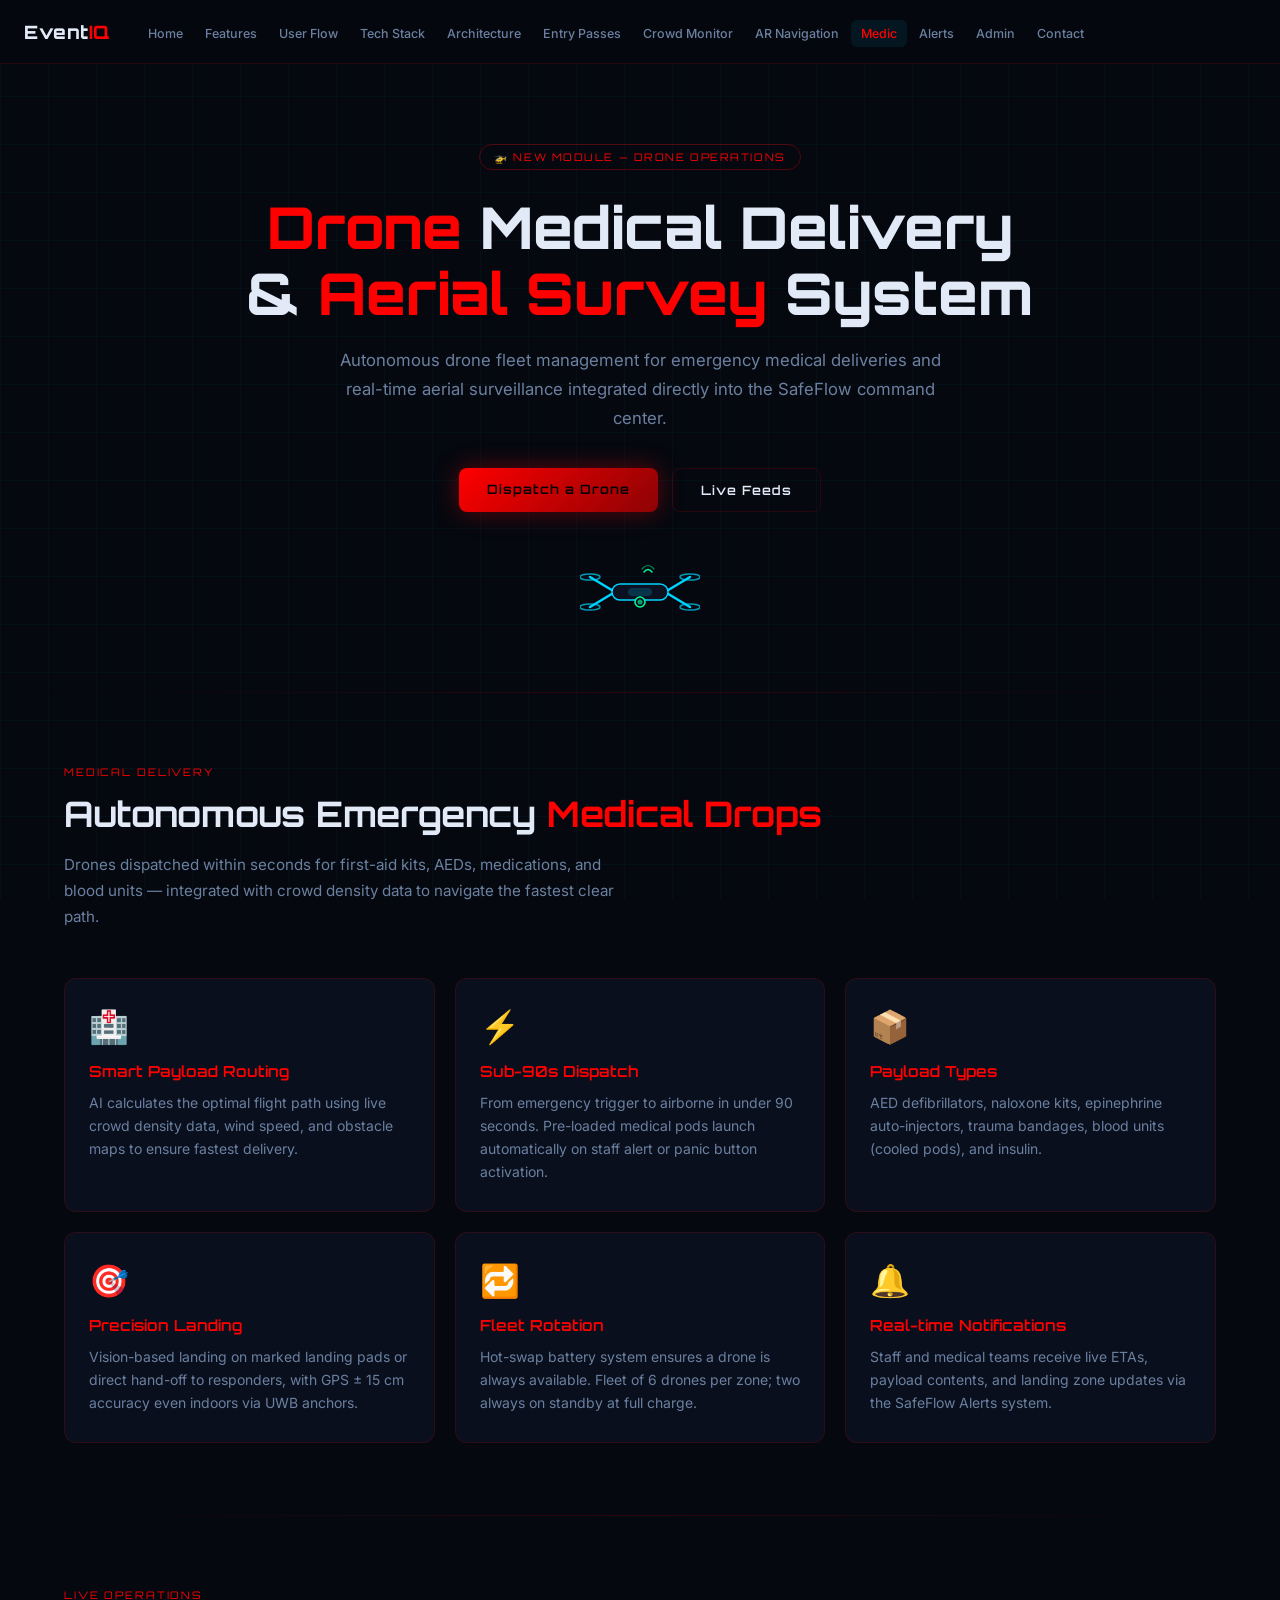
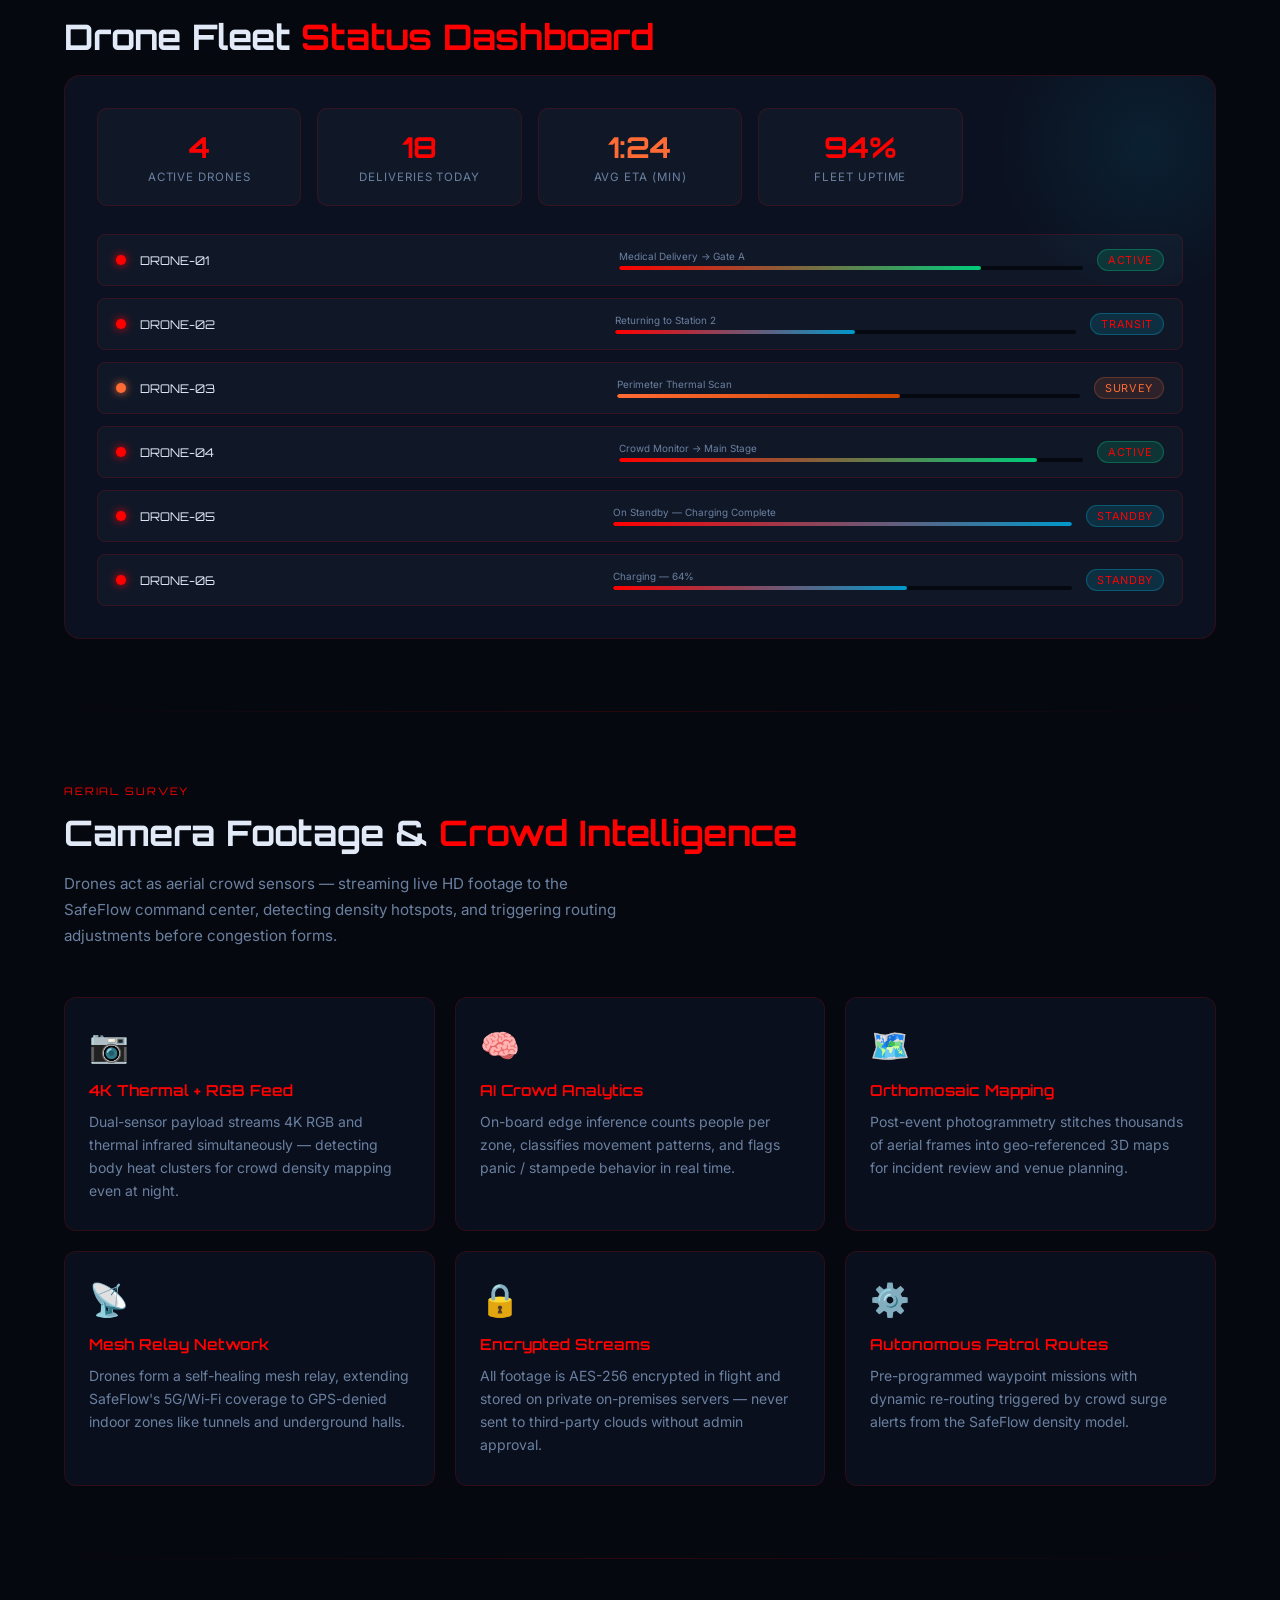
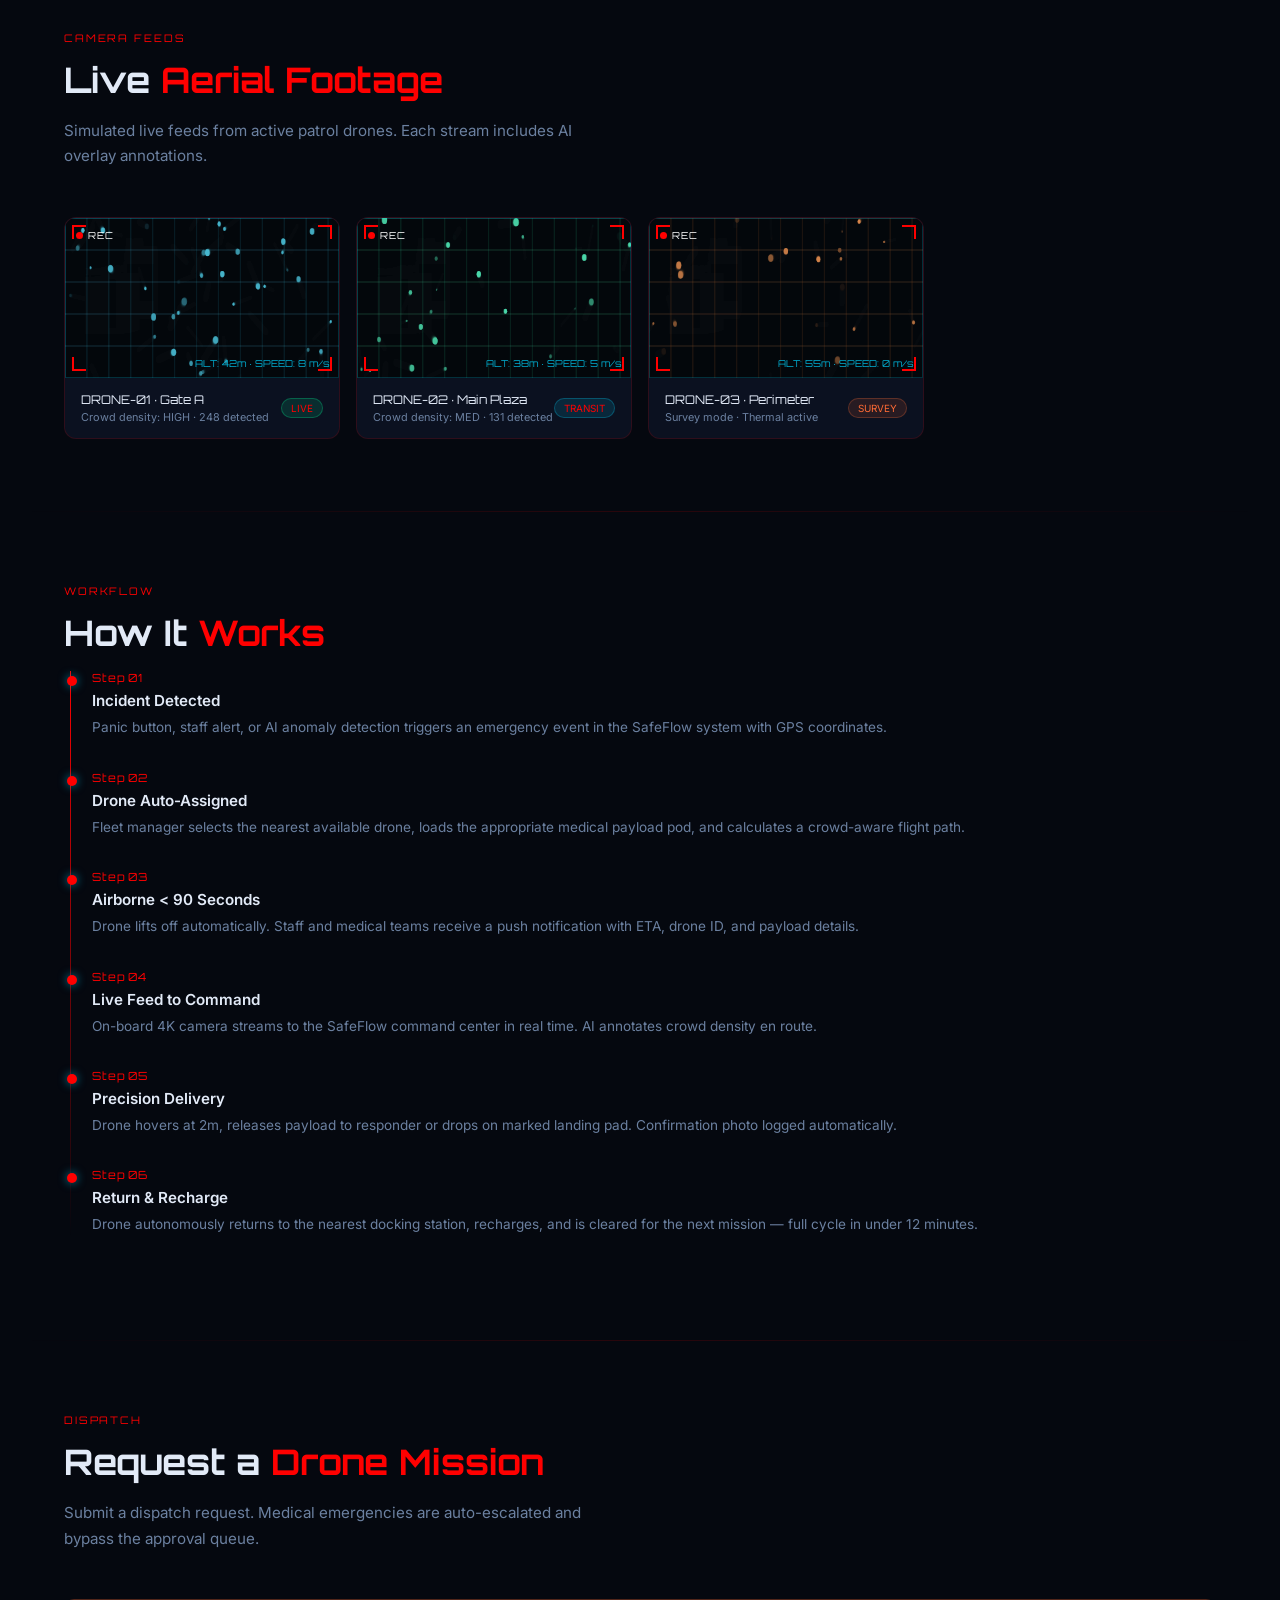
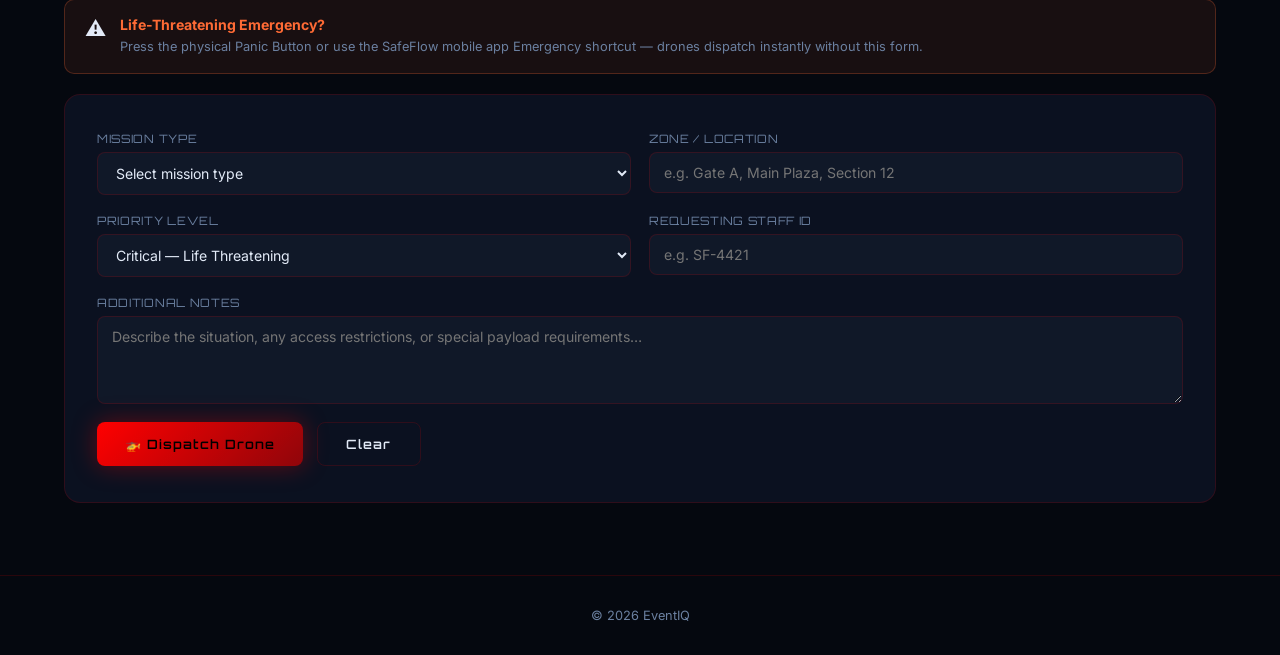
<file: medic.html>
<!DOCTYPE html>
<html lang="en">
<head>
  <meta charset="UTF-8" />
  <meta name="viewport" content="width=device-width, initial-scale=1.0" />
  <title>Medical Service — EventIQ</title>
  <link href="https://fonts.googleapis.com/css2?family=Orbitron:wght@400;600;800&family=Inter:wght@300;400;500;600&display=swap" rel="stylesheet" />
  <style>
    /* ── CSS Variables ── */
    :root {
      --bg:        #05080f;
      --bg2:       #0b1120;
      --bg3:       #101828;
      --accent:    #ff0000;
      --accent2:   #ff0000;
      --accent3:   #ff6b35;
      --text:      #e2eaf7;
      --muted:     #6b80a0;
      --border:    rgba(255, 0, 0, 0.15);
      --glow:      0 0 24px rgba(255, 0, 0, 0.35);
      --glow2:     0 0 24px rgba(255, 0, 0, 0.3);
      --card-bg:   rgba(11,17,32,0.85);
      --nav-h:     64px;
      --radius:    12px;
    }

    *, *::before, *::after { box-sizing: border-box; margin: 0; padding: 0; }

    html { scroll-behavior: smooth; }

    body {
      font-family: 'Inter', sans-serif;
      background: var(--bg);
      color: var(--text);
      min-height: 100vh;
      overflow-x: hidden;
    }
    

    /* ── Animated grid background ── */
    body::before {
      content: '';
      position: fixed;
      inset: 0;
      background-image:
        linear-gradient(rgba(0,212,255,0.04) 1px, transparent 1px),
        linear-gradient(90deg, rgba(0,212,255,0.04) 1px, transparent 1px);
      background-size: 48px 48px;
      pointer-events: none;
      z-index: 0;
    }

    /* ── NAV ── */
    nav {
      position: sticky;
      top: 0;
      z-index: 100;
      height: var(--nav-h);
      background: rgba(5,8,15,0.92);
      backdrop-filter: blur(12px);
      border-bottom: 1px solid var(--border);
      display: flex;
      align-items: center;
      padding: 0 24px;
      gap: 0;
    }

    .nav-brand {
      font-family: 'Orbitron', sans-serif;
      font-weight: 800;
      font-size: 1.15rem;
      color: var(--accent);
      text-decoration: none;
      white-space: nowrap;
      margin-right: 28px;
      letter-spacing: 0.03em;
    }
    .nav-brand span { color: var(--text); }

    .nav-links {
      display: flex;
      align-items: center;
      gap: 2px;
      flex-wrap: wrap;
      list-style: none;
    }

    .nav-links a {
      color: var(--muted);
      text-decoration: none;
      font-size: 0.78rem;
      font-weight: 500;
      padding: 6px 10px;
      border-radius: 6px;
      transition: color .2s, background .2s;
      white-space: nowrap;
    }
    .nav-links a:hover,
    .nav-links a.active { color: var(--accent); background: rgba(0,212,255,0.08); }

    /* hamburger */
    .nav-toggle { display: none; background: none; border: none; cursor: pointer; padding: 8px; margin-left: auto; }
    .nav-toggle span {
      display: block; width: 22px; height: 2px;
      background: var(--text); margin: 5px 0;
      transition: transform .3s, opacity .3s;
      border-radius: 2px;
    }

    @media (max-width: 900px) {
      .nav-toggle { display: flex; flex-direction: column; }
      .nav-links {
        display: none; position: absolute;
        top: var(--nav-h); left: 0; right: 0;
        background: rgba(5,8,15,0.97);
        border-bottom: 1px solid var(--border);
        padding: 12px 16px; flex-direction: column; align-items: flex-start; gap: 4px;
      }
      .nav-links.open { display: flex; }
    }

    /* ── HERO ── */
    .hero {
      position: relative;
      z-index: 1;
      padding: 80px 24px 60px;
      text-align: center;
      overflow: hidden;
    }

    .hero-badge {
      display: inline-block;
      font-family: 'Orbitron', sans-serif;
      font-size: 0.65rem;
      letter-spacing: .15em;
      color: var(--accent2);
      border: 1px solid rgba(255, 0, 0, 0.3);
      padding: 5px 14px;
      border-radius: 20px;
      margin-bottom: 24px;
      text-transform: uppercase;
      animation: fadein .8s ease both;
    }

    .hero h1 {
      font-family: 'Orbitron', sans-serif;
      font-weight: 800;
      font-size: clamp(2rem, 5vw, 3.6rem);
      line-height: 1.15;
      margin-bottom: 20px;
      animation: fadein .8s .15s ease both;
    }

    .hero h1 .hi { color: var(--accent); }
    .hero h1 .hg { color: var(--accent2); }

    .hero p {
      font-size: 1.05rem;
      color: var(--muted);
      max-width: 620px;
      margin: 0 auto 36px;
      line-height: 1.7;
      animation: fadein .8s .3s ease both;
    }

    .hero-btns {
      display: flex; gap: 14px; justify-content: center; flex-wrap: wrap;
      animation: fadein .8s .45s ease both;
    }

    .btn-primary {
      font-family: 'Orbitron', sans-serif;
      font-size: .8rem;
      font-weight: 600;
      letter-spacing: .08em;
      padding: 13px 28px;
      border-radius: 8px;
      border: none;
      cursor: pointer;
      background: linear-gradient(135deg, var(--accent), #cc0000af);
      color: #000;
      box-shadow: var(--glow);
      transition: transform .2s, box-shadow .2s;
      text-decoration: none;
    }
    .btn-primary:hover { transform: translateY(-2px); box-shadow: 0 0 36px rgba(255, 0, 0, 0.55); }

    .btn-secondary {
      font-family: 'Orbitron', sans-serif;
      font-size: .8rem;
      font-weight: 600;
      letter-spacing: .08em;
      padding: 13px 28px;
      border-radius: 8px;
      border: 1px solid var(--border);
      cursor: pointer;
      background: transparent;
      color: var(--text);
      transition: border-color .2s, background .2s;
      text-decoration: none;
    }
    .btn-secondary:hover { border-color: var(--accent); background: rgba(0,212,255,.07); }

    /* floating drone SVG */
    .drone-anim {
      width: 120px; height: 80px;
      margin: 40px auto 0;
      position: relative;
      animation: fadein .8s .6s ease both;
    }
    .drone-anim svg { animation: float 4s ease-in-out infinite; }
    @keyframes float {
      0%,100% { transform: translateY(0) rotate(-1deg); }
      50%      { transform: translateY(-14px) rotate(1deg); }
    }

    /* ── SECTION ── */
    section {
      position: relative; z-index: 1;
      padding: 72px 24px;
      max-width: 1200px;
      margin: 0 auto;
    }

    .section-label {
      font-family: 'Orbitron', sans-serif;
      font-size: .65rem;
      letter-spacing: .18em;
      text-transform: uppercase;
      color: var(--accent);
      margin-bottom: 12px;
    }

    .section-title {
      font-family: 'Orbitron', sans-serif;
      font-weight: 700;
      font-size: clamp(1.4rem, 3vw, 2.2rem);
      margin-bottom: 16px;
    }

    .section-sub {
      color: var(--muted);
      font-size: .95rem;
      line-height: 1.7;
      max-width: 560px;
      margin-bottom: 48px;
    }

    /* ── CARDS ── */
    .cards {
      display: grid;
      grid-template-columns: repeat(auto-fill, minmax(280px, 1fr));
      gap: 20px;
    }

    .card {
      background: var(--card-bg);
      border: 1px solid var(--border);
      border-radius: var(--radius);
      padding: 28px 24px;
      position: relative;
      overflow: hidden;
      transition: transform .25s, box-shadow .25s, border-color .25s;
      animation: fadein .6s ease both;
    }
    .card:hover {
      transform: translateY(-4px);
      box-shadow: var(--glow);
      border-color: rgba(255, 0, 0, 0.4);
    }

    .card::before {
      content: '';
      position: absolute;
      top: 0; left: 0; right: 0;
      height: 2px;
      background: linear-gradient(90deg, var(--accent), transparent);
      opacity: 0;
      transition: opacity .3s;
    }
    .card:hover::before { opacity: 1; }

    .card-icon {
      font-size: 2rem;
      margin-bottom: 16px;
      display: block;
    }

    .card h3 {
      font-family: 'Orbitron', sans-serif;
      font-size: .95rem;
      font-weight: 600;
      margin-bottom: 10px;
      color: var(--accent);
    }

    .card p {
      font-size: .875rem;
      color: var(--muted);
      line-height: 1.65;
    }

    /* ── GREEN accent cards ── */
    .card.green { border-color: rgba(255, 0, 0, 0.15); }
    .card.green:hover { box-shadow: var(--glow2); border-color: rgba(255, 0, 0, 0.4); }
    .card.green::before { background: linear-gradient(90deg, var(--accent2), transparent); }
    .card.green h3 { color: var(--accent2); }

    /* ── LIVE DASHBOARD ── */
    .dashboard {
      background: var(--bg2);
      border: 1px solid var(--border);
      border-radius: 16px;
      padding: 32px;
      position: relative;
      overflow: hidden;
    }

    .dashboard::after {
      content: '';
      position: absolute;
      top: -80px; right: -80px;
      width: 300px; height: 300px;
      background: radial-gradient(circle, rgba(0,212,255,.08) 0%, transparent 70%);
      pointer-events: none;
    }

    .dash-grid {
      display: grid;
      grid-template-columns: repeat(auto-fill, minmax(170px, 1fr));
      gap: 16px;
      margin-bottom: 28px;
    }

    .dash-stat {
      background: var(--bg3);
      border: 1px solid var(--border);
      border-radius: 10px;
      padding: 20px 16px;
      text-align: center;
    }

    .dash-stat .val {
      font-family: 'Orbitron', sans-serif;
      font-size: 1.8rem;
      font-weight: 700;
      color: var(--accent);
      display: block;
    }
    .dash-stat.g .val { color: var(--accent2); }
    .dash-stat.o .val { color: var(--accent3); }

    .dash-stat .lbl {
      font-size: .72rem;
      color: var(--muted);
      margin-top: 6px;
      text-transform: uppercase;
      letter-spacing: .08em;
    }

    .status-row {
      display: flex;
      flex-direction: column;
      gap: 12px;
    }

    .status-item {
      display: flex;
      align-items: center;
      gap: 14px;
      background: var(--bg3);
      border: 1px solid var(--border);
      border-radius: 8px;
      padding: 14px 18px;
    }

    .status-dot {
      width: 10px; height: 10px;
      border-radius: 50%;
      flex-shrink: 0;
      box-shadow: 0 0 8px currentColor;
    }
    .dot-green { background: var(--accent2); color: var(--accent2); }
    .dot-blue  { background: var(--accent);  color: var(--accent); }
    .dot-orange{ background: var(--accent3); color: var(--accent3); }

    .status-name {
      font-family: 'Orbitron', sans-serif;
      font-size: .75rem;
      color: var(--text);
      flex: 1;
    }

    .status-badge {
      font-size: .68rem;
      letter-spacing: .06em;
      padding: 3px 10px;
      border-radius: 12px;
    }
    .badge-active   { background: rgba(0,255,157,.12); color: var(--accent2); border: 1px solid rgba(0,255,157,.25); }
    .badge-transit  { background: rgba(0,212,255,.12); color: var(--accent);  border: 1px solid rgba(0,212,255,.25); }
    .badge-survey   { background: rgba(255,107,53,.12); color: var(--accent3); border: 1px solid rgba(255,107,53,.25); }

    .progress-bar-wrap { flex: 1; }
    .progress-bar {
      height: 4px;
      background: var(--bg);
      border-radius: 4px;
      overflow: hidden;
    }
    .progress-bar-fill {
      height: 100%;
      border-radius: 4px;
      transition: width 1.2s ease;
    }
    .fill-green  { background: linear-gradient(90deg, var(--accent2), #00cc7a); }
    .fill-blue   { background: linear-gradient(90deg, var(--accent), #0099cc); }
    .fill-orange { background: linear-gradient(90deg, var(--accent3), #cc4400); }

    /* ── VIDEO FEED GRID ── */
    .feed-grid {
      display: grid;
      grid-template-columns: repeat(auto-fill, minmax(260px, 1fr));
      gap: 16px;
    }

    .feed-card {
      background: var(--bg2);
      border: 1px solid var(--border);
      border-radius: 12px;
      overflow: hidden;
      transition: transform .25s, box-shadow .25s;
    }
    .feed-card:hover { transform: translateY(-3px); box-shadow: 0 0 20px rgba(255, 0, 0, 0.2); }

    .feed-screen {
      position: relative;
      height: 160px;
      background: var(--bg3);
      display: flex; align-items: center; justify-content: center;
      overflow: hidden;
    }

    /* animated scan line */
    .feed-screen::after {
      content: '';
      position: absolute;
      top: -100%;
      left: 0; right: 0;
      height: 2px;
      background: linear-gradient(90deg, transparent, rgba(255, 0, 0, 0.7), transparent);
      animation: scan 3s linear infinite;
    }
    @keyframes scan {
      0%   { top: -2px; }
      100% { top: 100%; }
    }

    .feed-canvas {
      width: 100%; height: 100%;
      display: block;
    }

    .feed-overlay {
      position: absolute;
      inset: 0;
      pointer-events: none;
      border: 1px solid rgba(0,212,255,.2);
    }

    .feed-corner {
      position: absolute;
      width: 14px; height: 14px;
      border-color: var(--accent);
      border-style: solid;
    }
    .feed-corner.tl { top: 6px; left: 6px;   border-width: 2px 0 0 2px; }
    .feed-corner.tr { top: 6px; right: 6px;  border-width: 2px 2px 0 0; }
    .feed-corner.bl { bottom: 6px; left: 6px;  border-width: 0 0 2px 2px; }
    .feed-corner.br { bottom: 6px; right: 6px; border-width: 0 2px 2px 0; }

    .feed-rec {
      position: absolute;
      top: 10px; left: 10px;
      display: flex; align-items: center; gap: 5px;
      font-size: .6rem; letter-spacing: .1em;
      color: #fff;
      font-family: 'Orbitron', sans-serif;
    }
    .rec-dot {
      width: 7px; height: 7px;
      background: #f00;
      border-radius: 50%;
      animation: blink 1s infinite;
    }
    @keyframes blink { 0%,100%{opacity:1} 50%{opacity:0} }

    .feed-info {
      position: absolute;
      bottom: 8px; right: 8px;
      font-size: .6rem;
      color: rgba(0,212,255,.8);
      font-family: 'Orbitron', sans-serif;
      text-align: right;
    }

    .feed-meta {
      padding: 14px 16px;
      display: flex;
      align-items: center;
      justify-content: space-between;
    }

    .feed-title {
      font-family: 'Orbitron', sans-serif;
      font-size: .75rem;
      color: var(--text);
    }
    .feed-sub {
      font-size: .68rem;
      color: var(--muted);
      margin-top: 3px;
    }

    .feed-pill {
      font-size: .62rem;
      padding: 3px 9px;
      border-radius: 20px;
    }

    /* ── TIMELINE ── */
    .timeline {
      position: relative;
      padding-left: 28px;
    }
    .timeline::before {
      content: '';
      position: absolute;
      left: 6px; top: 0; bottom: 0;
      width: 1px;
      background: linear-gradient(to bottom, var(--accent), transparent);
    }

    .tl-item {
      position: relative;
      margin-bottom: 32px;
    }
    .tl-item::before {
      content: '';
      position: absolute;
      left: -25px; top: 5px;
      width: 10px; height: 10px;
      border-radius: 50%;
      background: var(--accent);
      box-shadow: 0 0 10px rgba(0,212,255,.6);
    }

    .tl-label {
      font-family: 'Orbitron', sans-serif;
      font-size: .7rem;
      color: var(--accent);
      letter-spacing: .08em;
      margin-bottom: 6px;
    }

    .tl-title {
      font-weight: 600;
      font-size: .95rem;
      margin-bottom: 6px;
    }

    .tl-desc {
      font-size: .85rem;
      color: var(--muted);
      line-height: 1.65;
    }

    /* ── DISPATCH FORM ── */
    .dispatch-form {
      background: var(--bg2);
      border: 1px solid var(--border);
      border-radius: 16px;
      padding: 36px 32px;
    }

    .form-grid {
      display: grid;
      grid-template-columns: 1fr 1fr;
      gap: 18px;
      margin-bottom: 18px;
    }

    @media (max-width: 600px) { .form-grid { grid-template-columns: 1fr; } }

    .form-group { display: flex; flex-direction: column; gap: 6px; }
    .form-group.full { grid-column: 1 / -1; }

    label {
      font-size: .72rem;
      font-family: 'Orbitron', sans-serif;
      letter-spacing: .06em;
      color: var(--muted);
      text-transform: uppercase;
    }

    input, select, textarea {
      background: var(--bg3);
      border: 1px solid var(--border);
      border-radius: 8px;
      padding: 11px 14px;
      color: var(--text);
      font-family: 'Inter', sans-serif;
      font-size: .88rem;
      outline: none;
      transition: border-color .2s, box-shadow .2s;
      width: 100%;
    }
    input:focus, select:focus, textarea:focus {
      border-color: var(--accent);
      box-shadow: 0 0 0 3px rgba(0,212,255,.1);
    }
    select option { background: var(--bg2); }
    textarea { resize: vertical; min-height: 88px; }

    .form-submit {
      display: flex; gap: 14px; flex-wrap: wrap; margin-top: 8px;
    }

    /* ── ALERT BANNER ── */
    .alert-banner {
      background: rgba(255,107,53,.08);
      border: 1px solid rgba(255,107,53,.25);
      border-radius: 10px;
      padding: 16px 20px;
      display: flex;
      align-items: flex-start;
      gap: 14px;
      margin-bottom: 20px;
    }
    .alert-icon { font-size: 1.3rem; flex-shrink: 0; }
    .alert-text h4 { font-size: .88rem; color: var(--accent3); margin-bottom: 4px; }
    .alert-text p  { font-size: .8rem; color: var(--muted); line-height: 1.5; }

    /* ── FOOTER ── */
    footer {
      position: relative; z-index: 1;
      text-align: center;
      padding: 32px 24px;
      border-top: 1px solid var(--border);
      color: var(--muted);
      font-size: .8rem;
    }

    /* ── ANIMATIONS ── */
    @keyframes fadein {
      from { opacity: 0; transform: translateY(16px); }
      to   { opacity: 1; transform: translateY(0); }
    }

    .reveal {
      opacity: 0;
      transform: translateY(20px);
      transition: opacity .6s ease, transform .6s ease;
    }
    .reveal.visible {
      opacity: 1;
      transform: translateY(0);
    }

    /* delay helpers */
    .d1 { transition-delay: .1s; }
    .d2 { transition-delay: .2s; }
    .d3 { transition-delay: .3s; }
    .d4 { transition-delay: .4s; }
    .d5 { transition-delay: .5s; }

    /* ── DIVIDER ── */
    .divider {
      position: relative; z-index: 1;
      height: 1px;
      background: linear-gradient(90deg, transparent, var(--border), transparent);
      margin: 0 24px;
    }
  </style>
</head>
<body>

<!-- ── NAV ── -->
<nav>
  <a class="nav-brand" href="index.html"><span>Event</span>IQ</a>
  <ul class="nav-links" id="navLinks">
    <li><a href="index.html">Home</a></li>
    <li><a href="features.html">Features</a></li>
    <li><a href="userflow.html">User Flow</a></li>
    <li><a href="techstack.html">Tech Stack</a></li>
    <li><a href="architecture.html">Architecture</a></li>
    <li><a href="passes.html">Entry Passes</a></li>
    <li><a href="monitor.html">Crowd Monitor</a></li>
    <li><a href="navigation.html">AR Navigation</a></li>
    <li><a href="medic.html" class="active">Medic</a></li>
    <li><a href="alerts.html">Alerts</a></li>
    <li><a href="admin.html">Admin</a></li>
    <li><a href="contact.html">Contact</a></li>
  </ul>
  <button class="nav-toggle" id="navToggle" aria-label="Menu">
    <span></span><span></span><span></span>
  </button>
</nav>

<!-- ── HERO ── -->
<div class="hero">
  <span class="hero-badge">🚁 New Module — Drone Operations</span>
  <h1>
    <span class="hi">Drone</span> Medical Delivery<br/>
    &amp; <span class="hg">Aerial Survey</span> System
  </h1>
  <p>Autonomous drone fleet management for emergency medical deliveries and real-time aerial surveillance integrated directly into the SafeFlow command center.</p>
  <div class="hero-btns">
    <a href="#dispatch" class="btn-primary">Dispatch a Drone</a>
    <a href="#feeds" class="btn-secondary">Live Feeds</a>
  </div>

  <!-- Drone SVG illustration -->
  <div class="drone-anim">
    <svg viewBox="0 0 120 80" width="120" height="80" xmlns="http://www.w3.org/2000/svg">
      <!-- arms -->
      <line x1="35" y1="40" x2="10" y2="25" stroke="#00d4ff" stroke-width="2.5" stroke-linecap="round"/>
      <line x1="85" y1="40" x2="110" y2="25" stroke="#00d4ff" stroke-width="2.5" stroke-linecap="round"/>
      <line x1="35" y1="40" x2="10" y2="55" stroke="#00d4ff" stroke-width="2.5" stroke-linecap="round"/>
      <line x1="85" y1="40" x2="110" y2="55" stroke="#00d4ff" stroke-width="2.5" stroke-linecap="round"/>
      <!-- body -->
      <rect x="32" y="32" width="56" height="16" rx="8" fill="#0b1120" stroke="#00d4ff" stroke-width="1.5"/>
      <rect x="48" y="36" width="24" height="8" rx="4" fill="#00d4ff" opacity=".18"/>
      <!-- camera -->
      <circle cx="60" cy="50" r="5" fill="#0b1120" stroke="#00ff9d" stroke-width="1.5"/>
      <circle cx="60" cy="50" r="2.5" fill="#00ff9d" opacity=".6"/>
      <!-- rotors -->
      <ellipse cx="10" cy="25" rx="10" ry="3" fill="none" stroke="#00d4ff" stroke-width="1.5" opacity=".7"/>
      <ellipse cx="110" cy="25" rx="10" ry="3" fill="none" stroke="#00d4ff" stroke-width="1.5" opacity=".7"/>
      <ellipse cx="10" cy="55" rx="10" ry="3" fill="none" stroke="#00d4ff" stroke-width="1.5" opacity=".7"/>
      <ellipse cx="110" cy="55" rx="10" ry="3" fill="none" stroke="#00d4ff" stroke-width="1.5" opacity=".7"/>
      <!-- signal -->
      <path d="M64 20 Q68 15 72 20" stroke="#00ff9d" stroke-width="1.5" fill="none" stroke-linecap="round"/>
      <path d="M62 17 Q68 10 74 17" stroke="#00ff9d" stroke-width="1.2" fill="none" stroke-linecap="round" opacity=".5"/>
    </svg>
  </div>
</div>

<div class="divider"></div>

<!-- ── MEDICAL DELIVERY ── -->
<section>
  <p class="section-label reveal">Medical Delivery</p>
  <h2 class="section-title reveal d1">Autonomous Emergency <span style="color:var(--accent)">Medical Drops</span></h2>
  <p class="section-sub reveal d2">Drones dispatched within seconds for first-aid kits, AEDs, medications, and blood units — integrated with crowd density data to navigate the fastest clear path.</p>

  <div class="cards">
    <div class="card reveal d1">
      <span class="card-icon">🏥</span>
      <h3>Smart Payload Routing</h3>
      <p>AI calculates the optimal flight path using live crowd density data, wind speed, and obstacle maps to ensure fastest delivery.</p>
    </div>
    <div class="card reveal d2">
      <span class="card-icon">⚡</span>
      <h3>Sub-90s Dispatch</h3>
      <p>From emergency trigger to airborne in under 90 seconds. Pre-loaded medical pods launch automatically on staff alert or panic button activation.</p>
    </div>
    <div class="card reveal d3">
      <span class="card-icon">📦</span>
      <h3>Payload Types</h3>
      <p>AED defibrillators, naloxone kits, epinephrine auto-injectors, trauma bandages, blood units (cooled pods), and insulin.</p>
    </div>
    <div class="card reveal d4">
      <span class="card-icon">🎯</span>
      <h3>Precision Landing</h3>
      <p>Vision-based landing on marked landing pads or direct hand-off to responders, with GPS ± 15 cm accuracy even indoors via UWB anchors.</p>
    </div>
    <div class="card reveal d5">
      <span class="card-icon">🔁</span>
      <h3>Fleet Rotation</h3>
      <p>Hot-swap battery system ensures a drone is always available. Fleet of 6 drones per zone; two always on standby at full charge.</p>
    </div>
    <div class="card reveal">
      <span class="card-icon">🔔</span>
      <h3>Real-time Notifications</h3>
      <p>Staff and medical teams receive live ETAs, payload contents, and landing zone updates via the SafeFlow Alerts system.</p>
    </div>
  </div>
</section>

<div class="divider"></div>

<!-- ── LIVE DASHBOARD ── -->
<section>
  <p class="section-label reveal">Live Operations</p>
  <h2 class="section-title reveal d1">Drone Fleet <span style="color:var(--accent2)">Status Dashboard</span></h2>

  <div class="dashboard reveal d2">
    <div class="dash-grid">
      <div class="dash-stat">
        <span class="val" id="dActive">4</span>
        <span class="lbl">Active Drones</span>
      </div>
      <div class="dash-stat g">
        <span class="val" id="dDeliveries">18</span>
        <span class="lbl">Deliveries Today</span>
      </div>
      <div class="dash-stat o">
        <span class="val" id="dEta">1:24</span>
        <span class="lbl">Avg ETA (min)</span>
      </div>
      <div class="dash-stat">
        <span class="val" id="dCoverage">94%</span>
        <span class="lbl">Fleet Uptime</span>
      </div>
    </div>

    <div class="status-row" id="droneList">
      <!-- filled by JS -->
    </div>
  </div>
</section>

<div class="divider"></div>

<!-- ── SURVEY ── -->
<section>
  <p class="section-label reveal">Aerial Survey</p>
  <h2 class="section-title reveal d1">Camera Footage &amp; <span style="color:var(--accent)">Crowd Intelligence</span></h2>
  <p class="section-sub reveal d2">Drones act as aerial crowd sensors — streaming live HD footage to the SafeFlow command center, detecting density hotspots, and triggering routing adjustments before congestion forms.</p>

  <div class="cards">
    <div class="card green reveal d1">
      <span class="card-icon">📷</span>
      <h3>4K Thermal + RGB Feed</h3>
      <p>Dual-sensor payload streams 4K RGB and thermal infrared simultaneously — detecting body heat clusters for crowd density mapping even at night.</p>
    </div>
    <div class="card green reveal d2">
      <span class="card-icon">🧠</span>
      <h3>AI Crowd Analytics</h3>
      <p>On-board edge inference counts people per zone, classifies movement patterns, and flags panic / stampede behavior in real time.</p>
    </div>
    <div class="card green reveal d3">
      <span class="card-icon">🗺️</span>
      <h3>Orthomosaic Mapping</h3>
      <p>Post-event photogrammetry stitches thousands of aerial frames into geo-referenced 3D maps for incident review and venue planning.</p>
    </div>
    <div class="card green reveal d4">
      <span class="card-icon">📡</span>
      <h3>Mesh Relay Network</span></h3>
      <p>Drones form a self-healing mesh relay, extending SafeFlow's 5G/Wi-Fi coverage to GPS-denied indoor zones like tunnels and underground halls.</p>
    </div>
    <div class="card green reveal d5">
      <span class="card-icon">🔒</span>
      <h3>Encrypted Streams</h3>
      <p>All footage is AES-256 encrypted in flight and stored on private on-premises servers — never sent to third-party clouds without admin approval.</p>
    </div>
    <div class="card green reveal">
      <span class="card-icon">⚙️</span>
      <h3>Autonomous Patrol Routes</h3>
      <p>Pre-programmed waypoint missions with dynamic re-routing triggered by crowd surge alerts from the SafeFlow density model.</p>
    </div>
  </div>
</section>

<div class="divider"></div>

<!-- ── LIVE FEEDS ── -->
<section id="feeds">
  <p class="section-label reveal">Camera Feeds</p>
  <h2 class="section-title reveal d1">Live <span style="color:var(--accent)">Aerial Footage</span></h2>
  <p class="section-sub reveal d2">Simulated live feeds from active patrol drones. Each stream includes AI overlay annotations.</p>

  <div class="feed-grid reveal d2">
    <div class="feed-card">
      <div class="feed-screen">
        <canvas class="feed-canvas" id="feed1" width="400" height="160"></canvas>
        <div class="feed-overlay">
          <div class="feed-corner tl"></div><div class="feed-corner tr"></div>
          <div class="feed-corner bl"></div><div class="feed-corner br"></div>
          <div class="feed-rec"><span class="rec-dot"></span>REC</div>
          <div class="feed-info" id="feed1info">ALT: 42m · SPEED: 8 m/s</div>
        </div>
      </div>
      <div class="feed-meta">
        <div><div class="feed-title">DRONE-01 · Gate A</div><div class="feed-sub">Crowd density: HIGH · 248 detected</div></div>
        <span class="feed-pill badge-active">LIVE</span>
      </div>
    </div>

    <div class="feed-card">
      <div class="feed-screen">
        <canvas class="feed-canvas" id="feed2" width="400" height="160"></canvas>
        <div class="feed-overlay">
          <div class="feed-corner tl"></div><div class="feed-corner tr"></div>
          <div class="feed-corner bl"></div><div class="feed-corner br"></div>
          <div class="feed-rec"><span class="rec-dot"></span>REC</div>
          <div class="feed-info" id="feed2info">ALT: 38m · SPEED: 5 m/s</div>
        </div>
      </div>
      <div class="feed-meta">
        <div><div class="feed-title">DRONE-02 · Main Plaza</div><div class="feed-sub">Crowd density: MED · 131 detected</div></div>
        <span class="feed-pill badge-transit">TRANSIT</span>
      </div>
    </div>

    <div class="feed-card">
      <div class="feed-screen">
        <canvas class="feed-canvas" id="feed3" width="400" height="160"></canvas>
        <div class="feed-overlay">
          <div class="feed-corner tl"></div><div class="feed-corner tr"></div>
          <div class="feed-corner bl"></div><div class="feed-corner br"></div>
          <div class="feed-rec"><span class="rec-dot"></span>REC</div>
          <div class="feed-info" id="feed3info">ALT: 55m · SPEED: 0 m/s</div>
        </div>
      </div>
      <div class="feed-meta">
        <div><div class="feed-title">DRONE-03 · Perimeter</div><div class="feed-sub">Survey mode · Thermal active</div></div>
        <span class="feed-pill badge-survey">SURVEY</span>
      </div>
    </div>
  </div>
</section>

<div class="divider"></div>

<!-- ── WORKFLOW ── -->
<section>
  <p class="section-label reveal">Workflow</p>
  <h2 class="section-title reveal d1">How It <span style="color:var(--accent2)">Works</span></h2>

  <div class="timeline reveal d2">
    <div class="tl-item">
      <div class="tl-label">Step 01</div>
      <div class="tl-title">Incident Detected</div>
      <div class="tl-desc">Panic button, staff alert, or AI anomaly detection triggers an emergency event in the SafeFlow system with GPS coordinates.</div>
    </div>
    <div class="tl-item">
      <div class="tl-label">Step 02</div>
      <div class="tl-title">Drone Auto-Assigned</div>
      <div class="tl-desc">Fleet manager selects the nearest available drone, loads the appropriate medical payload pod, and calculates a crowd-aware flight path.</div>
    </div>
    <div class="tl-item">
      <div class="tl-label">Step 03</div>
      <div class="tl-title">Airborne &lt; 90 Seconds</div>
      <div class="tl-desc">Drone lifts off automatically. Staff and medical teams receive a push notification with ETA, drone ID, and payload details.</div>
    </div>
    <div class="tl-item">
      <div class="tl-label">Step 04</div>
      <div class="tl-title">Live Feed to Command</div>
      <div class="tl-desc">On-board 4K camera streams to the SafeFlow command center in real time. AI annotates crowd density en route.</div>
    </div>
    <div class="tl-item">
      <div class="tl-label">Step 05</div>
      <div class="tl-title">Precision Delivery</div>
      <div class="tl-desc">Drone hovers at 2m, releases payload to responder or drops on marked landing pad. Confirmation photo logged automatically.</div>
    </div>
    <div class="tl-item">
      <div class="tl-label">Step 06</div>
      <div class="tl-title">Return &amp; Recharge</div>
      <div class="tl-desc">Drone autonomously returns to the nearest docking station, recharges, and is cleared for the next mission — full cycle in under 12 minutes.</div>
    </div>
  </div>
</section>

<div class="divider"></div>

<!-- ── DISPATCH FORM ── -->
<section id="dispatch">
  <p class="section-label reveal">Dispatch</p>
  <h2 class="section-title reveal d1">Request a <span style="color:var(--accent)">Drone Mission</span></h2>
  <p class="section-sub reveal d2">Submit a dispatch request. Medical emergencies are auto-escalated and bypass the approval queue.</p>

  <div class="alert-banner reveal d2">
    <span class="alert-icon">⚠️</span>
    <div class="alert-text">
      <h4>Life-Threatening Emergency?</h4>
      <p>Press the physical Panic Button or use the SafeFlow mobile app Emergency shortcut — drones dispatch instantly without this form.</p>
    </div>
  </div>

  <div class="dispatch-form reveal d3">
    <div class="form-grid">
      <div class="form-group">
        <label for="missionType">Mission Type</label>
        <select id="missionType">
          <option value="">Select mission type</option>
          <option>Medical Delivery — AED</option>
          <option>Medical Delivery — First Aid Kit</option>
          <option>Medical Delivery — Medication</option>
          <option>Medical Delivery — Blood Unit</option>
          <option>Aerial Survey — Crowd Monitoring</option>
          <option>Aerial Survey — Perimeter Check</option>
          <option>Aerial Survey — Thermal Scan</option>
          <option>Search &amp; Locate</option>
        </select>
      </div>
      <div class="form-group">
        <label for="zone">Zone / Location</label>
        <input id="zone" type="text" placeholder="e.g. Gate A, Main Plaza, Section 12" />
      </div>
      <div class="form-group">
        <label for="priority">Priority Level</label>
        <select id="priority">
          <option>Critical — Life Threatening</option>
          <option>High — Urgent Medical</option>
          <option>Medium — Scheduled Survey</option>
          <option>Low — Routine Patrol</option>
        </select>
      </div>
      <div class="form-group">
        <label for="staffId">Requesting Staff ID</label>
        <input id="staffId" type="text" placeholder="e.g. SF-4421" />
      </div>
      <div class="form-group full">
        <label for="notes">Additional Notes</label>
        <textarea id="notes" placeholder="Describe the situation, any access restrictions, or special payload requirements…"></textarea>
      </div>
    </div>
    <div class="form-submit">
      <button class="btn-primary" onclick="dispatchDrone()">🚁 Dispatch Drone</button>
      <button class="btn-secondary" onclick="clearForm()">Clear</button>
    </div>
    <div id="dispatchMsg" style="margin-top:16px;font-size:.85rem;display:none;"></div>
  </div>
</section>

<!-- ── FOOTER ── -->
<footer>© 2026 EventIQ</footer>

<script>
  // ── NAV TOGGLE ──
  document.getElementById('navToggle').addEventListener('click', () => {
    document.getElementById('navLinks').classList.toggle('open');
  });

  // ── SCROLL REVEAL ──
  const observer = new IntersectionObserver((entries) => {
    entries.forEach(e => { if (e.isIntersecting) e.target.classList.add('visible'); });
  }, { threshold: 0.12 });
  document.querySelectorAll('.reveal').forEach(el => observer.observe(el));

  // ── DRONE STATUS DATA ──
  const drones = [
    { id: 'DRONE-01', status: 'active',   label: 'badge-active',  fillClass: 'fill-green',  pct: 78, task: 'Medical Delivery → Gate A',      dotClass: 'dot-green'  },
    { id: 'DRONE-02', status: 'transit',  label: 'badge-transit', fillClass: 'fill-blue',   pct: 52, task: 'Returning to Station 2',          dotClass: 'dot-blue'   },
    { id: 'DRONE-03', status: 'survey',   label: 'badge-survey',  fillClass: 'fill-orange', pct: 61, task: 'Perimeter Thermal Scan',           dotClass: 'dot-orange' },
    { id: 'DRONE-04', status: 'active',   label: 'badge-active',  fillClass: 'fill-green',  pct: 90, task: 'Crowd Monitor → Main Stage',       dotClass: 'dot-green'  },
    { id: 'DRONE-05', status: 'standby',  label: 'badge-transit', fillClass: 'fill-blue',   pct: 100, task: 'On Standby — Charging Complete',  dotClass: 'dot-blue'   },
    { id: 'DRONE-06', status: 'standby',  label: 'badge-transit', fillClass: 'fill-blue',   pct: 64, task: 'Charging — 64%',                   dotClass: 'dot-blue'   },
  ];

  const droneList = document.getElementById('droneList');
  drones.forEach(d => {
    droneList.innerHTML += `
      <div class="status-item">
        <span class="status-dot ${d.dotClass}"></span>
        <span class="status-name">${d.id}</span>
        <div class="progress-bar-wrap">
          <div style="font-size:.62rem;color:var(--muted);margin-bottom:4px;">${d.task}</div>
          <div class="progress-bar"><div class="progress-bar-fill ${d.fillClass}" style="width:${d.pct}%"></div></div>
        </div>
        <span class="status-badge ${d.label}">${d.status.toUpperCase()}</span>
      </div>`;
  });

  // ── COUNTER ANIMATION ──
  function animateCount(el, target, suffix='') {
    let start = 0, dur = 1200, step = 16;
    const inc = target / (dur / step);
    const timer = setInterval(() => {
      start = Math.min(start + inc, target);
      el.textContent = (Number.isInteger(target) ? Math.floor(start) : start.toFixed(1)) + suffix;
      if (start >= target) clearInterval(timer);
    }, step);
  }
  setTimeout(() => {
    animateCount(document.getElementById('dActive'), 4);
    animateCount(document.getElementById('dDeliveries'), 18);
    animateCount(document.getElementById('dCoverage'), 94, '%');
  }, 600);

  // ── CANVAS FEED ANIMATION ──
  function initFeed(canvasId, hue, particleCount) {
    const canvas = document.getElementById(canvasId);
    const ctx = canvas.getContext('2d');
    const W = canvas.width, H = canvas.height;

    // simple animated "camera feed" effect: moving dots + scan grid
    const particles = Array.from({length: particleCount}, () => ({
      x: Math.random() * W, y: Math.random() * H,
      r: Math.random() * 3 + 1,
      vx: (Math.random() - .5) * .5, vy: (Math.random() - .5) * .5,
      life: Math.random()
    }));

    let frame = 0;
    function draw() {
      ctx.fillStyle = 'rgba(5,8,15,0.25)';
      ctx.fillRect(0,0,W,H);

      // grid
      ctx.strokeStyle = `hsla(${hue},80%,60%,0.06)`;
      ctx.lineWidth = 1;
      for (let x=0; x<W; x+=32) { ctx.beginPath(); ctx.moveTo(x,0); ctx.lineTo(x,H); ctx.stroke(); }
      for (let y=0; y<H; y+=32) { ctx.beginPath(); ctx.moveTo(0,y); ctx.lineTo(W,y); ctx.stroke(); }

      // crowd particles (people detected)
      particles.forEach(p => {
        p.x += p.vx; p.y += p.vy;
        if (p.x<0) p.x=W; if (p.x>W) p.x=0;
        if (p.y<0) p.y=H; if (p.y>H) p.y=0;
        p.life += 0.01;
        const alpha = 0.3 + 0.4 * Math.sin(p.life * 2);
        ctx.beginPath();
        ctx.arc(p.x, p.y, p.r, 0, Math.PI*2);
        ctx.fillStyle = `hsla(${hue},90%,65%,${alpha})`;
        ctx.fill();
      });

      // detection boxes (random appearing)
      if (frame % 60 < 30) {
        const bx = 30 + Math.sin(frame*0.02)*60, by = 20 + Math.cos(frame*0.015)*40;
        ctx.strokeStyle = `hsla(${hue},80%,60%,0.5)`;
        ctx.lineWidth = 1;
        ctx.strokeRect(bx, by, 45, 55);
        ctx.fillStyle = `hsla(${hue},80%,60%,0.7)`;
        ctx.font = '8px Orbitron, monospace';
        ctx.fillText('ID:' + Math.floor(bx), bx, by - 3);
      }

      frame++;
      requestAnimationFrame(draw);
    }
    draw();
  }

  initFeed('feed1', 190, 45);   // cyan
  initFeed('feed2', 160, 28);   // green
  initFeed('feed3', 25,  20);   // orange/thermal

  // ── DISPATCH FORM ──
  function dispatchDrone() {
    const type = document.getElementById('missionType').value;
    const zone = document.getElementById('zone').value.trim();
    const priority = document.getElementById('priority').value;
    const msg = document.getElementById('dispatchMsg');

    if (!type || !zone) {
      msg.style.display = 'block';
      msg.style.color = '#ff6b35';
      msg.textContent = '⚠ Please select a mission type and enter a zone/location.';
      return;
    }

    msg.style.display = 'block';
    msg.style.color = 'var(--accent2)';
    msg.textContent = '⏳ Dispatching…';

    setTimeout(() => {
      const droneId = 'DRONE-0' + Math.floor(Math.random()*6+1);
      const eta = Math.floor(Math.random()*90+30);
      msg.innerHTML = `✅ <strong>${droneId}</strong> dispatched for <em>${type}</em> to <strong>${zone}</strong>. Priority: <strong>${priority}</strong>. Estimated arrival: <strong>${eta}s</strong>. Track via Alerts page.`;
    }, 1800);
  }

  function clearForm() {
    ['missionType','zone','staffId','notes'].forEach(id => {
      const el = document.getElementById(id);
      el.tagName === 'SELECT' ? el.selectedIndex = 0 : (el.value = '');
    });
    document.getElementById('priority').selectedIndex = 0;
    const msg = document.getElementById('dispatchMsg');
    msg.style.display = 'none'; msg.textContent = '';
  }
</script>
</body>
</html>
</file>
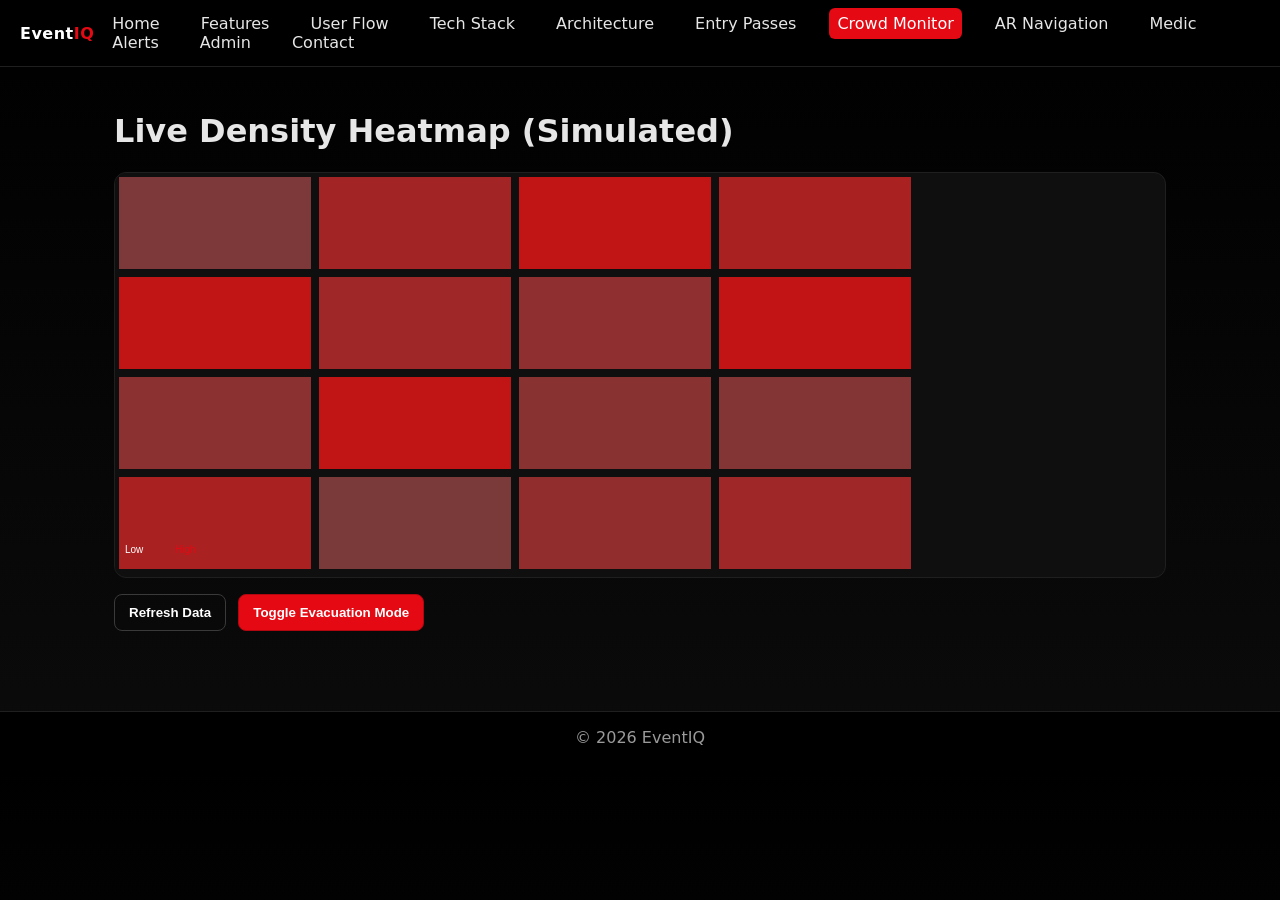
<file: monitor.html>
<!DOCTYPE html>
<html lang="en">
<head>
  <meta charset="UTF-8" />
  <title>Crowd Monitor — EventIQ</title>
  <link rel="stylesheet" href="style.css" />
  <script defer src="app.js"></script>
</head>
<body>
<header class="header">
  <div class="brand"><a href="index.html" style="text-decoration: none;color: var(--white);">Event<span class="accent">IQ</span></a></div>
  <nav class="nav">
    <a href="index.html">Home</a>
    <a href="features.html">Features</a>
    <a href="userflow.html">User Flow</a>
    <a href="techstack.html">Tech Stack</a>
    <a href="architecture.html">Architecture</a>
    <a href="passes.html">Entry Passes</a>
    <a class="active" href="monitor.html">Crowd Monitor</a>
    <a href="navigation.html">AR Navigation</a>
    <a href="medic.html">Medic</a>
    <a href="alerts.html">Alerts</a>
    <a href="admin.html">Admin</a>
    <a href="contact.html">Contact</a>
  </nav>
</header>

<main class="container">
  <h1>Live Density Heatmap (Simulated)</h1>
  <div class="heatmap-wrap">
    <canvas id="heatmapCanvas" width="800" height="400"></canvas>
  </div>
  <div class="cta-row">
    <button id="refreshHeatmap" class="btn btn-outline">Refresh Data</button>
    <button id="toggleEvac" class="btn btn-primary">Toggle Evacuation Mode</button>
  </div>
  <p id="evacStatus" class="status"></p>
</main>

<footer class="footer">© 2026 EventIQ</footer>
</body>
</html>
</file>
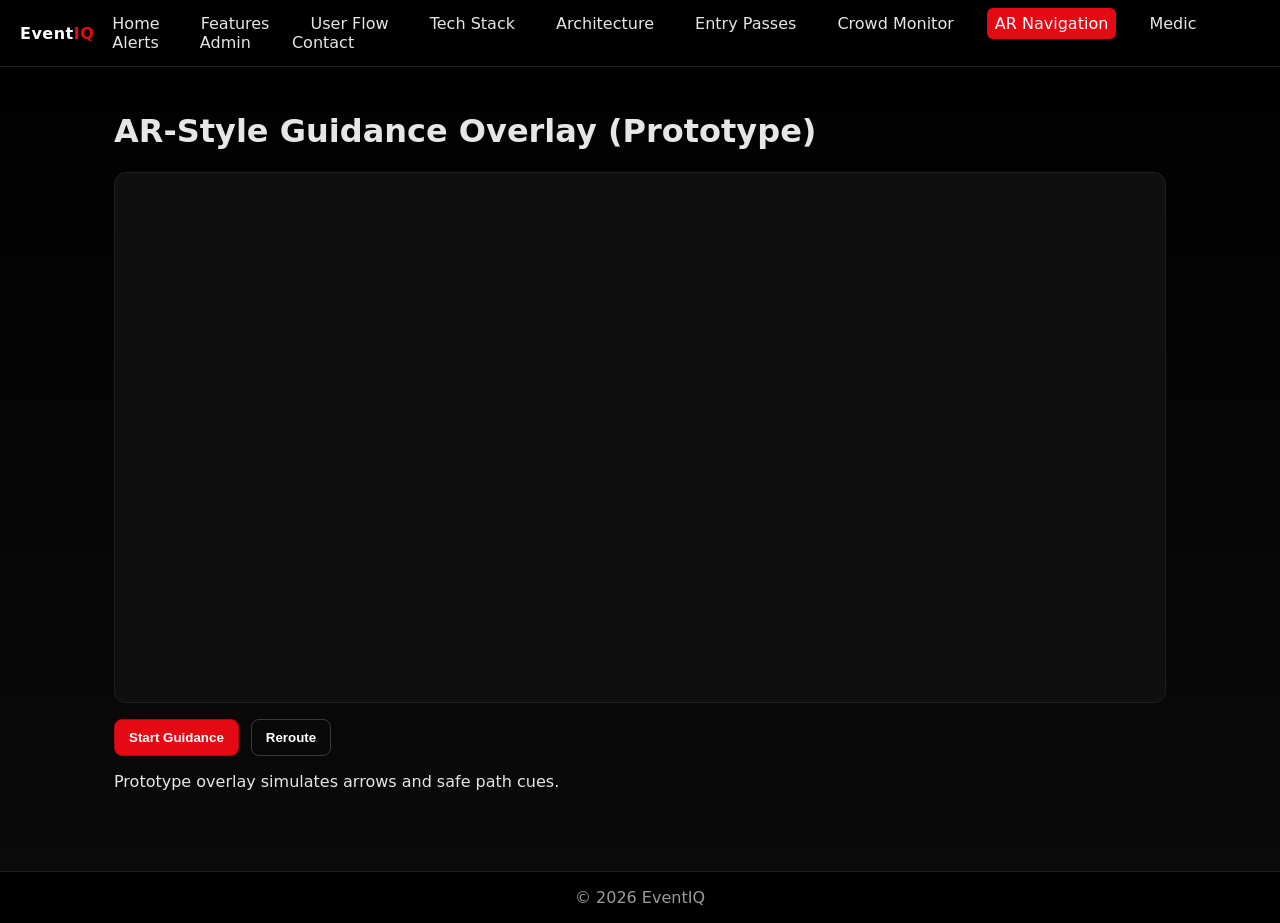
<file: navigation.html>
<!DOCTYPE html>
<html lang="en">
<head>
  <meta charset="UTF-8" />
  <title>AR Navigation — EventIQ</title>
  <link rel="stylesheet" href="style.css" />
  <script defer src="app.js"></script>
</head>
<body>
<header class="header">
  <div class="brand"><a href="index.html" style="text-decoration: none;color: var(--white);">Event<span class="accent">IQ</span></a></div>
  <nav class="nav">
    <a href="index.html">Home</a>
    <a href="features.html">Features</a>
    <a href="userflow.html">User Flow</a>
    <a href="techstack.html">Tech Stack</a>
    <a href="architecture.html">Architecture</a>
    <a href="passes.html">Entry Passes</a>
    <a href="monitor.html">Crowd Monitor</a>
    <a class="active" href="navigation.html">AR Navigation</a>
    <a href="medic.html">Medic</a>
    <a href="alerts.html">Alerts</a>
    <a href="admin.html">Admin</a>
    <a href="contact.html">Contact</a>
  </nav>
</header>

<main class="container">
  <h1>AR‑Style Guidance Overlay (Prototype)</h1>
  <div class="ar-wrap">
    <video id="cameraFeed" autoplay playsinline></video>
    <canvas id="arCanvas"></canvas>
  </div>
  <div class="cta-row">
    <button id="startAR" class="btn btn-primary">Start Guidance</button>
    <button id="rerouteAR" class="btn btn-outline">Reroute</button>
  </div>
  <p class="muted">Prototype overlay simulates arrows and safe path cues.</p>
</main>

<footer class="footer">© 2026 EventIQ</footer>
</body>
</html>
</file>
<file: style.css>
:root {
  --bg: #0b0b0b;
  --panel: #121212;
  --text: #e6e6e6;
  --muted: #9a9a9a;
  --red: #e50914;
  --red-dark: #b00710;
  --white: #ffffff;
}

* { box-sizing: border-box; }

body {
  margin: 0;
  background: linear-gradient(180deg, #000 0%, #0b0b0b 100%);
  color: var(--text);
  font-family: Inter, system-ui, Arial, sans-serif;
}

.header {
  display: flex;
  align-items: center;
  justify-content: space-between;
  background: #000;
  border-bottom: 1px solid #1f1f1f;
  padding: 14px 20px;
  position: sticky;
  top: 0;
  z-index: 10;
}

.brand {
  font-weight: 800;
  letter-spacing: 0.5px;
  color: var(--white);
}
.accent { color: var(--red); }

.nav a {
  color: var(--text);
  text-decoration: none;
  margin: 0 10px;
  padding: 6px 8px;
  border-radius: 6px;
}
.nav a:hover { color: var(--white); background: #1a1a1a; }
.nav a.active { background: var(--red); color: var(--white); }

.container { max-width: 1100px; margin: 0 auto; padding: 24px; }

.hero {
  background: radial-gradient(1200px 400px at 10% 10%, rgba(229,9,20,0.15), transparent),
              radial-gradient(1200px 400px at 90% 10%, rgba(229,9,20,0.15), transparent);
  border: 1px solid #1f1f1f;
  border-radius: 14px;
  padding: 28px;
}
.hero h1 { margin-top: 0; color: var(--white); }
.cta-row { display: flex; gap: 12px; margin-top: 16px; }

.btn {
  display: inline-block;
  padding: 10px 14px;
  border-radius: 8px;
  font-weight: 600;
  cursor: pointer;
  transition: transform 0.05s ease, background 0.2s ease;
}
.btn:hover { transform: translateY(-1px); }
.btn-primary { background: var(--red); color: var(--white); border: 1px solid var(--red-dark); }
.btn-outline { background: transparent; color: var(--white); border: 1px solid #3a3a3a; }

.grid {
  display: grid;
  grid-template-columns: repeat(auto-fit, minmax(240px, 1fr));
  gap: 16px;
  margin-top: 24px;
}

.card {
  background: var(--panel);
  border: 1px solid #1f1f1f;
  border-radius: 12px;
  padding: 16px;
}

.feature-list li { margin-bottom: 10px; }

.flow li { margin-bottom: 10px; }

.footer {
  margin-top: 40px;
  padding: 16px;
  text-align: center;
  color: var(--muted);
  border-top: 1px solid #1f1f1f;
  background: #000;
}

.form {
  display: grid;
  gap: 12px;
  max-width: 520px;
}
.form input, .form textarea {
  width: 100%;
  padding: 10px;
  border-radius: 8px;
  border: 1px solid #2a2a2a;
  background: #0f0f0f;
  color: var(--text);
}
.status { color: var(--red); margin-top: 8px; }

.hidden { display: none; }

.heatmap-wrap, .ar-wrap {
  position: relative;
  border: 1px solid #1f1f1f;
  border-radius: 12px;
  overflow: hidden;
  background: #0f0f0f;
  margin-bottom: 16px;
}
#cameraFeed { width: 100%; max-height: 60vh; object-fit: cover; }
#arCanvas { position: absolute; inset: 0; }
.diagram {
  display: flex; align-items: center; gap: 10px; flex-wrap: wrap;
  background: var(--panel); padding: 16px; border-radius: 12px; border: 1px solid #1f1f1f;
}
.diagram .node {
  padding: 10px 12px; border-radius: 8px; background: #0f0f0f; border: 1px solid #2a2a2a;
}
.diagram .arrow { color: var(--red); font-size: 20px; }
</file>
